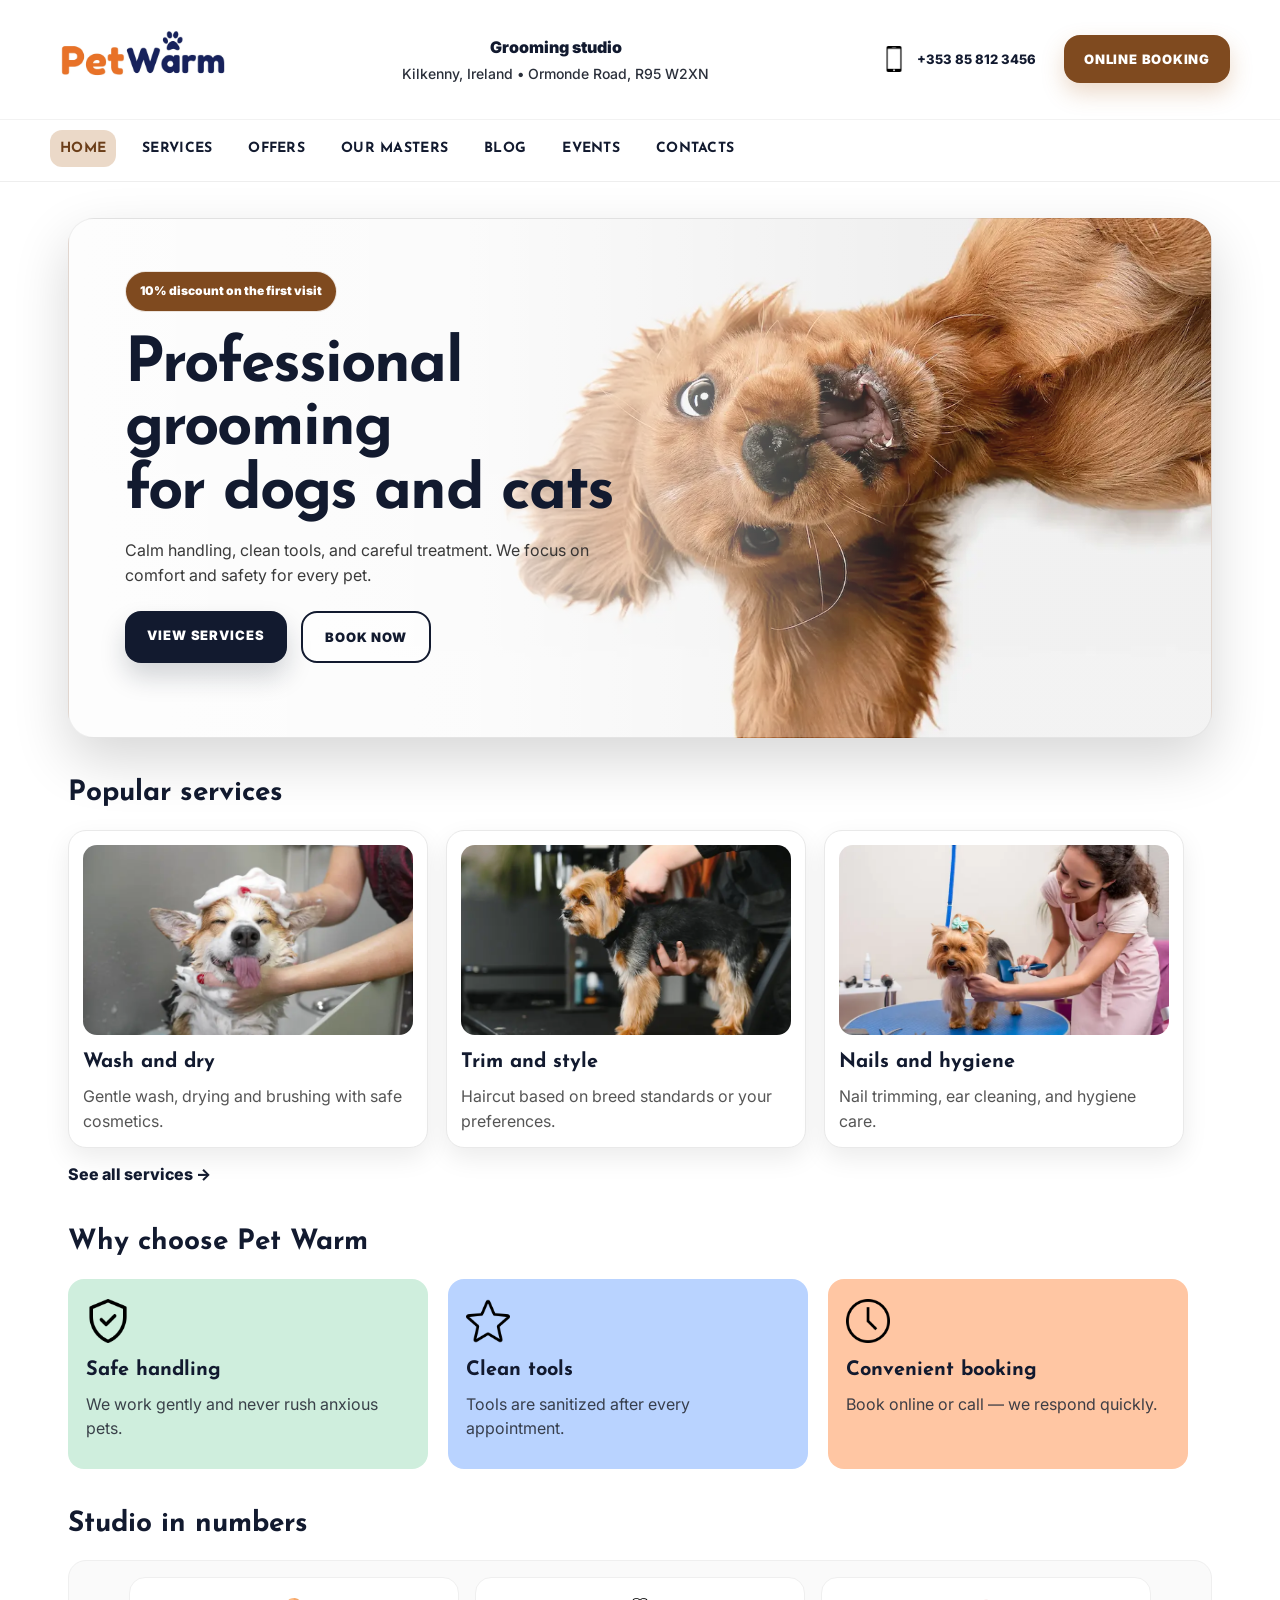
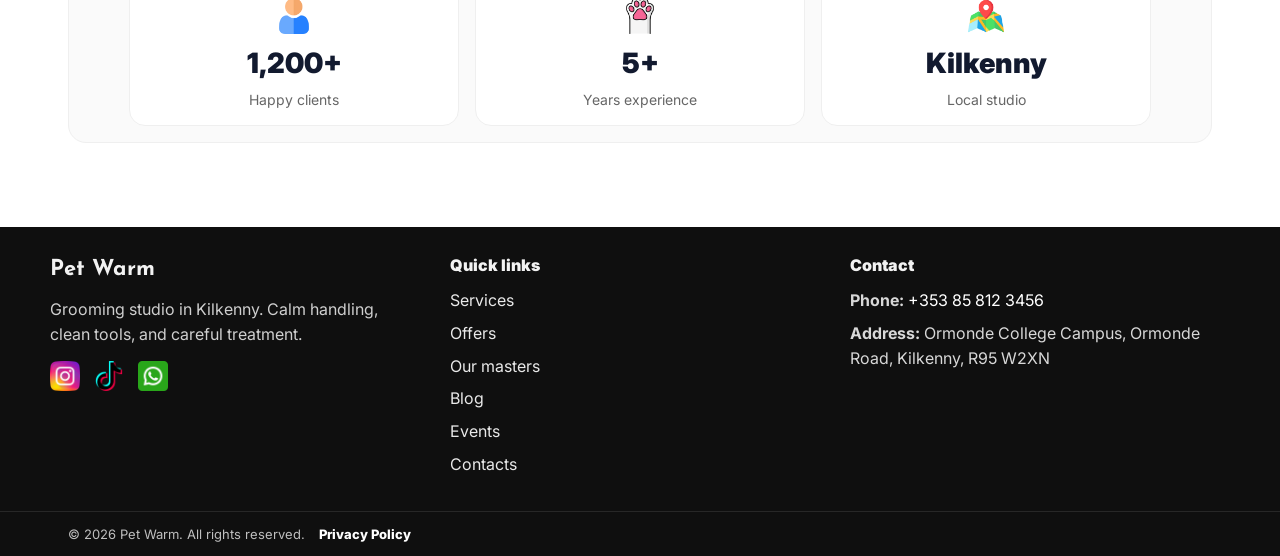
<file: index.html>
<!doctype html>
<html lang="en">
<head>
  <!-- FONTS -->
  <link rel="preconnect" href="https://fonts.googleapis.com">
  <link rel="preconnect" href="https://fonts.gstatic.com" crossorigin>
  <link href="https://fonts.googleapis.com/css2?family=Inter:opsz,wght@14..32,100..900&family=Josefin+Sans:wght@100..700&display=swap" rel="stylesheet">

  <link rel="icon" href="img/logo/favicon.png">
  <link rel="preload" as="image" href="img/banners/hero-dog.webp">

  <meta name="description" content="Pet Warm is a professional grooming studio in Kilkenny offering dog and cat grooming, nail care, coat treatment and easy online booking.">
  <meta charset="UTF-8" />
  <meta name="viewport" content="width=device-width, initial-scale=1.0" />
  <title>Pet Warm Grooming</title>

  <link rel="stylesheet" href="css/style.css" />
</head>

<body>

  <!-- == HEADER == -->
  <header class="site-header">

    <!-- TOP BAR -->
    <div class="topbar">
      <div class="container topbar-inner">

        <!-- BRAND -->
        <a class="brand" href="index.html" aria-label="Go to home page">
          <img class="brand-logo" src="img/logo/pet.webp" alt="Grooming logo" width="180" height="60">
        </a>

        <!-- CENTER META -->
        <div class="topbar-center">
          <div class="meta">
            <div class="meta-title">Grooming studio</div>
            <p class="meta-address">Kilkenny, Ireland • Ormonde Road, R95 W2XN</p>
          </div>
        </div>

        <!-- RIGHT -->
        <div class="topbar-right">
          <a class="top-phone" href="tel:+353858123456">
            <img class="phone-icon" src="img/icons/smartphone-call.webp" alt="Phone icon" width="26" height="26">
            +353 85 812 3456
          </a>
          <a class="cta" href="contact.html">Online booking</a>
        </div>

      </div>
    </div>

    <!-- NAV -->
    <div class="navwrap">
      <div class="container nav-inner">
        <nav class="nav" aria-label="Main navigation">
          <ul class="nav-list">

            <li><a class="nav-link active" aria-current="page" href="index.html">Home</a></li>

            <li class="has-sub">
              <a class="nav-link" href="services.html">Services</a>
              <ul class="submenu" aria-label="Services submenu">
                <li><a href="services-dogs.html">Dogs</a></li>
                <li><a href="services-cats.html">Cats</a></li>
              </ul>
            </li>

            <li><a class="nav-link" href="offers.html">Offers</a></li>
            <li><a class="nav-link" href="masters.html">Our masters</a></li>
            <li><a class="nav-link" href="blog.html">Blog</a></li>
            <li><a class="nav-link" href="events.html">Events</a></li>
            <li><a class="nav-link" href="contact.html">Contacts</a></li>

          </ul>
        </nav>
      </div>
    </div>

  </header>

  <!-- == PAGE == -->
  <main class="page">
    <div class="container">

      <!-- HERO -->
      <section class="hero" aria-label="Home hero">
        <div class="hero-card hero-bg">
          <div class="hero-content">
            <span class="hero-badge">10% discount on the first visit</span>
            <h1 class="hero-title">Professional grooming<br>for dogs and cats</h1>
            <p class="hero-desc">
              Calm handling, clean tools, and careful treatment. We focus on comfort and safety for every pet.
            </p>

            <div class="hero-actions">
              <a class="btn btn-primary" href="services.html">View services</a>
              <a class="btn btn-outline" href="contact.html">Book now</a>
            </div>
          </div>
        </div>
      </section>

      <!-- SERVICES CARDS -->
      <section class="section" aria-label="Popular services">
        <h2 class="section-title">Popular services</h2>

        <div class="cards-row">
          <article class="service-card">
            <img class="service-img" src="img/products/grooming-wash.webp" alt="Wash and dry service" width="578" height="385" loading="lazy" decoding="async">
            <h3 class="service-title">Wash and dry</h3>
            <p class="service-text">Gentle wash, drying and brushing with safe cosmetics.</p>
          </article>

          <article class="service-card">
            <img class="service-img" src="img/products/grooming-cut.webp" alt="Trim and style service" width="578" height="385" loading="lazy" decoding="async">
            <h3 class="service-title">Trim and style</h3>
            <p class="service-text">Haircut based on breed standards or your preferences.</p>
          </article>

          <article class="service-card">
            <img class="service-img" src="img/products/grooming-dry.webp" alt="Nails and hygiene service" width="578" height="385" loading="lazy" decoding="async">
            <h3 class="service-title">Nails and hygiene</h3>
            <p class="service-text">Nail trimming, ear cleaning, and hygiene care.</p>
          </article>
        </div>

        <p class="section-link"><a href="services.html">See all services →</a></p>
      </section>

      <!-- WHY -->
      <section class="section" aria-label="Why choose us">
        <h2 class="section-title">Why choose Pet Warm</h2>

        <div class="features-row">
          <div class="feature feature-green">
            <img class="feature-icon" src="img/icons/shield.webp" alt="Shield icon" width="44" height="44" loading="lazy" decoding="async">
            <h3 class="feature-title">Safe handling</h3>
            <p class="feature-text">We work gently and never rush anxious pets.</p>
          </div>

          <div class="feature feature-blue">
            <img class="feature-icon" src="img/icons/star.webp" alt="Star icon" width="44" height="44" loading="lazy" decoding="async">
            <h3 class="feature-title">Clean tools</h3>
            <p class="feature-text">Tools are sanitized after every appointment.</p>
          </div>

          <div class="feature feature-orange">
            <img class="feature-icon" src="img/icons/clock.webp" alt="Clock icon" width="44" height="44" loading="lazy" decoding="async">
            <h3 class="feature-title">Convenient booking</h3>
            <p class="feature-text">Book online or call — we respond quickly.</p>
          </div>
        </div>
      </section>

      <!-- STATS -->
      <section class="section" aria-label="Studio stats">
        <h2 class="section-title">Studio in numbers</h2>

        <div class="stats">
          <div class="stats-row">

            <div class="stat">
              <img class="stat-icon" src="img/icons/users.webp" alt="Users icon" width="36" height="36" loading="lazy" decoding="async">
              <div class="stat-number">1,200+</div>
              <div class="stat-label">Happy clients</div>
            </div>

            <div class="stat">
              <img class="stat-icon" src="img/icons/paw.webp" alt="Paw icon" width="36" height="36" loading="lazy" decoding="async">
              <div class="stat-number">5+</div>
              <div class="stat-label">Years experience</div>
            </div>

            <div class="stat">
              <img class="stat-icon" src="img/icons/map.webp" alt="Map icon" width="36" height="36" loading="lazy" decoding="async">
              <div class="stat-number">Kilkenny</div>
              <div class="stat-label">Local studio</div>
            </div>

          </div>
        </div>
      </section>

    </div>
  </main>

  <!-- == FOOTER == -->
  <footer class="footer">
    <div class="container footer-inner">

      <div class="footer-col">
        <div class="footer-brand">Pet Warm</div>
        <p class="footer-text">
          Grooming studio in Kilkenny. Calm handling, clean tools, and careful treatment.
        </p>

        <div class="social">
          <a class="social-link" href="https://www.instagram.com/" aria-label="Instagram" target="_blank" rel="noopener noreferrer">
            <img src="img/social-media/instagram.webp" alt="Instagram icon" width="30" height="30" loading="lazy" decoding="async">
          </a>
          <a class="social-link" href="https://www.tiktok.com/" aria-label="TikTok" target="_blank" rel="noopener noreferrer">
            <img src="img/social-media/tiktok.webp" alt="TikTok icon" width="30" height="30" loading="lazy" decoding="async">
          </a>
          <a class="social-link" href="https://www.whatsapp.com/" aria-label="WhatsApp" target="_blank" rel="noopener noreferrer">
            <img src="img/social-media/whatsapp.webp" alt="WhatsApp icon" width="30" height="30" loading="lazy" decoding="async">
          </a>
        </div>
      </div>

      <div class="footer-col">
        <div class="footer-title">Quick links</div>
        <ul class="footer-links">
          <li><a href="services.html">Services</a></li>
          <li><a href="offers.html">Offers</a></li>
          <li><a href="masters.html">Our masters</a></li>
          <li><a href="blog.html">Blog</a></li>
          <li><a href="events.html">Events</a></li>
          <li><a href="contact.html">Contacts</a></li>
        </ul>
      </div>

      <div class="footer-col">
        <div class="footer-title">Contact</div>
        <p class="footer-line"><strong>Phone:</strong> <a href="tel:+353858123456">+353 85 812 3456</a></p>
        <p class="footer-line"><strong>Address:</strong> Ormonde College Campus, Ormonde Road, Kilkenny, R95 W2XN</p>
      </div>

    </div>

    <div class="footer-bottom">
      <div class="container footer-bottom-inner">
        <p>
          © 2026 Pet Warm. All rights reserved.
          <a class="footer-policy" href="privacy-policy/company-privacy-policy.pdf" target="_blank" rel="noopener">Privacy Policy</a>
        </p>
      </div>
    </div>
  </footer>

</body>
</html>
</file>
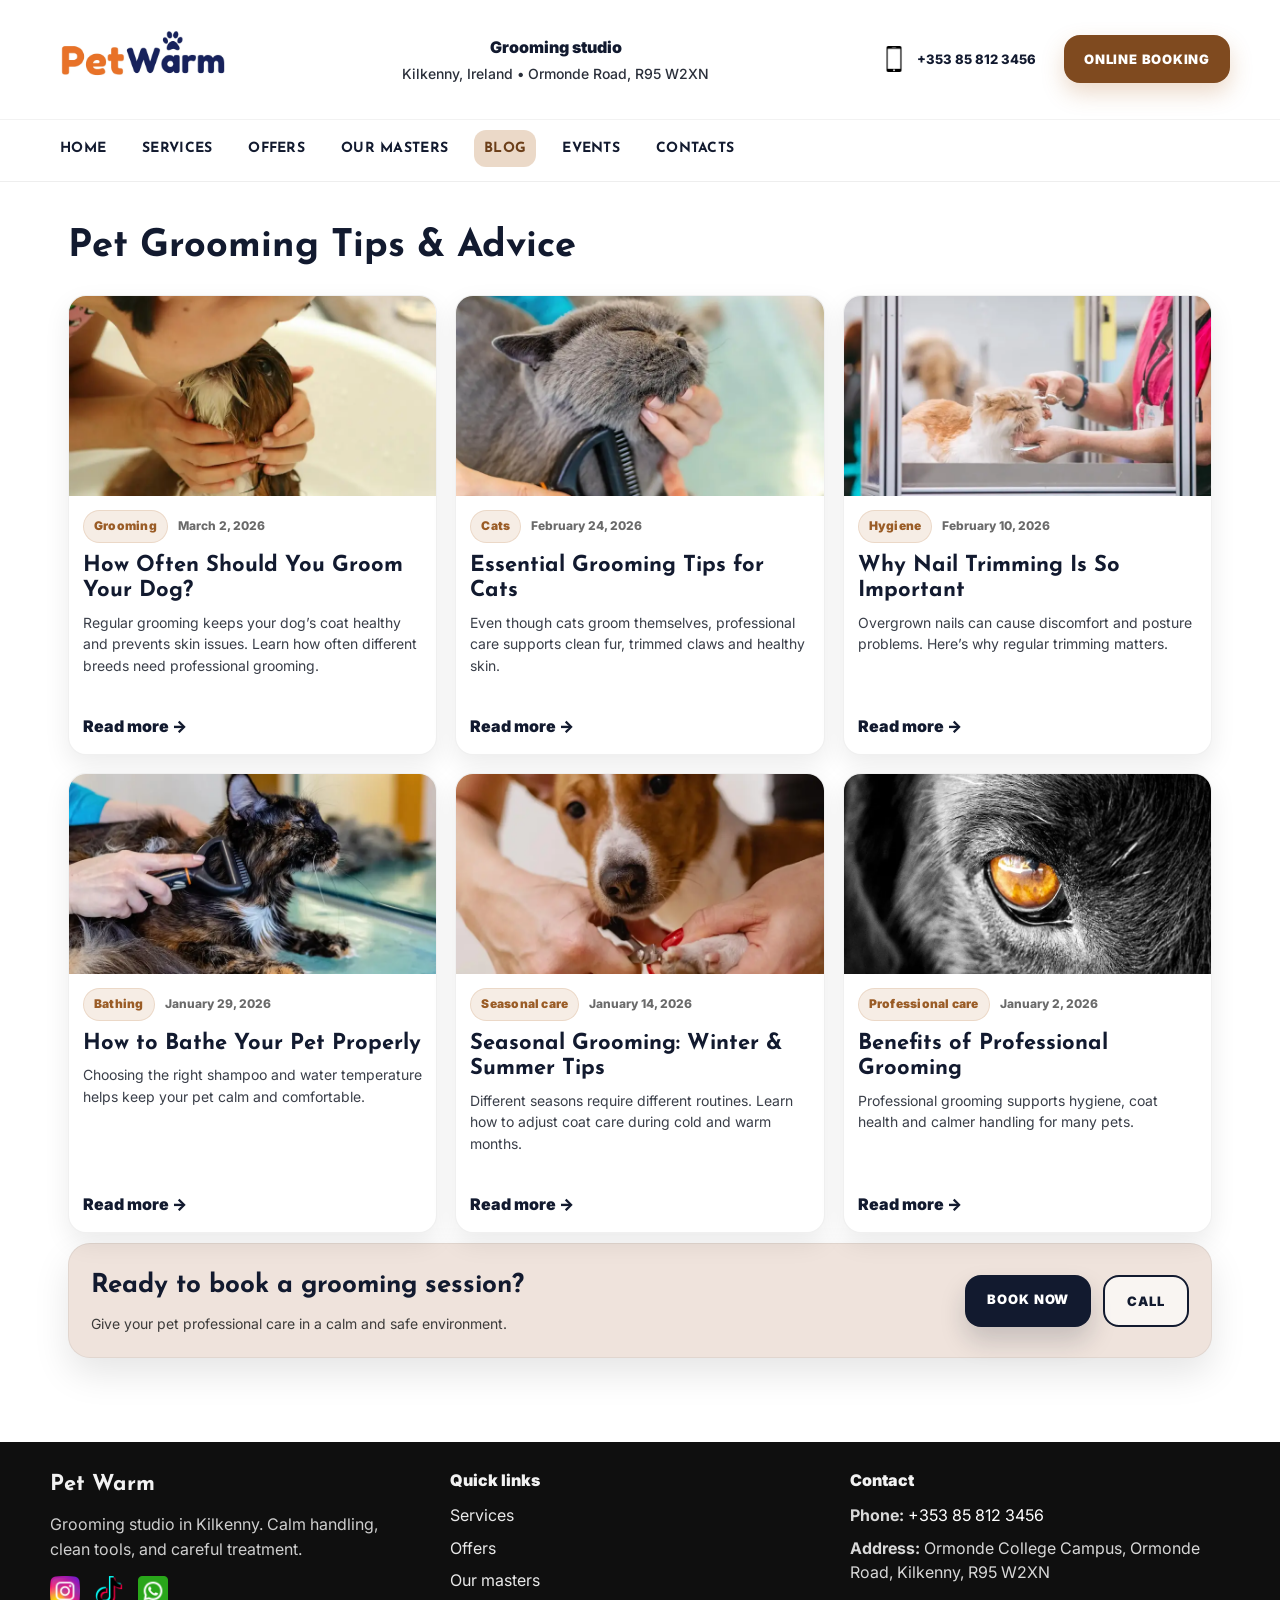
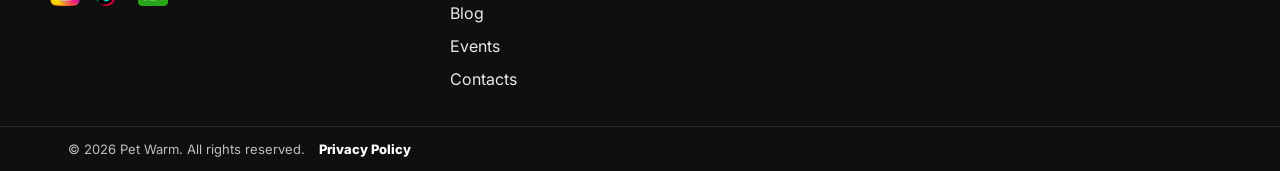
<file: blog.html>
<!doctype html>
<html lang="en">
<head>
  <!-- FONTS -->
  <link rel="preconnect" href="https://fonts.googleapis.com">
  <link rel="preconnect" href="https://fonts.gstatic.com" crossorigin>
  <link href="https://fonts.googleapis.com/css2?family=Inter:opsz,wght@14..32,100..900&family=Josefin+Sans:wght@100..700&display=swap" rel="stylesheet">

  <link rel="icon" href="img/logo/favicon.png">
  <meta name="description" content="Professional grooming tips, pet care advice and hygiene recommendations from Pet Warm grooming studio in Kilkenny.">

  <meta charset="UTF-8" />
  <meta name="viewport" content="width=device-width, initial-scale=1.0" />
  <title>Blog – Pet Warm Grooming</title>

  <link rel="stylesheet" href="css/style.css" />
  <link rel="stylesheet" href="css/blog.css" />
</head>

<body>

  <header class="site-header">

    <div class="topbar">
      <div class="container topbar-inner">

        <a class="brand" href="index.html" aria-label="Go to home page">
          <img class="brand-logo" src="img/logo/pet.webp" alt="Grooming logo" width="180" height="60">
        </a>

        <div class="topbar-center">
          <div class="meta">
            <div class="meta-title">Grooming studio</div>
            <p class="meta-address">Kilkenny, Ireland • Ormonde Road, R95 W2XN</p>
          </div>
        </div>

        <div class="topbar-right">
          <a class="top-phone" href="tel:+353858123456">
            <img class="phone-icon" src="img/icons/smartphone-call.webp" alt="Phone icon" width="26" height="26">
            +353 85 812 3456
          </a>
          <a class="cta" href="contact.html">Online booking</a>
        </div>

      </div>
    </div>

    <div class="navwrap">
      <div class="container nav-inner">
        <nav class="nav" aria-label="Main navigation">
          <ul class="nav-list">

            <li><a class="nav-link" href="index.html">Home</a></li>

            <li class="has-sub">
              <a class="nav-link" href="services.html">Services</a>
              <ul class="submenu" aria-label="Services submenu">
                <li><a href="services-dogs.html">Dogs</a></li>
                <li><a href="services-cats.html">Cats</a></li>
              </ul>
            </li>

            <li><a class="nav-link" href="offers.html">Offers</a></li>
            <li><a class="nav-link" href="masters.html">Our masters</a></li>
            <li><a class="nav-link active" aria-current="page" href="blog.html">Blog</a></li>
            <li><a class="nav-link" href="events.html">Events</a></li>
            <li><a class="nav-link" href="contact.html">Contacts</a></li>

          </ul>
        </nav>
      </div>
    </div>

  </header>

  <main class="page">
    <div class="container">

      <div class="blog-head">
        <h1 class="blog-title">Pet Grooming Tips & Advice</h1>
      </div>

      <div class="blog-grid">

        <article class="post-card">
          <a class="post-link" href="#">
            <img class="post-img" src="img/blog/blog-1.webp" alt="How often should you groom your dog" width="600" height="400" loading="lazy" decoding="async">
          </a>
          <div class="post-body">
            <div class="post-meta">
              <span class="post-tag">Grooming</span>
              <span class="post-date">March 2, 2026</span>
            </div>
            <h2 class="post-title"><a class="post-title-link" href="#">How Often Should You Groom Your Dog?</a></h2>
            <p class="post-excerpt">Regular grooming keeps your dog’s coat healthy and prevents skin issues. Learn how often different breeds need professional grooming.</p>
            <a class="post-read" href="#">Read more →</a>
          </div>
        </article>

        <article class="post-card">
          <a class="post-link" href="#">
            <img class="post-img" src="img/blog/blog-2.webp" alt="Cat grooming guide" width="600" height="400" loading="lazy" decoding="async">
          </a>
          <div class="post-body">
            <div class="post-meta">
              <span class="post-tag">Cats</span>
              <span class="post-date">February 24, 2026</span>
            </div>
            <h2 class="post-title"><a class="post-title-link" href="#">Essential Grooming Tips for Cats</a></h2>
            <p class="post-excerpt">Even though cats groom themselves, professional care supports clean fur, trimmed claws and healthy skin.</p>
            <a class="post-read" href="#">Read more →</a>
          </div>
        </article>

        <article class="post-card">
          <a class="post-link" href="#">
            <img class="post-img" src="img/blog/blog-3.webp" alt="Nail trimming for pets" width="600" height="400" loading="lazy" decoding="async">
          </a>
          <div class="post-body">
            <div class="post-meta">
              <span class="post-tag">Hygiene</span>
              <span class="post-date">February 10, 2026</span>
            </div>
            <h2 class="post-title"><a class="post-title-link" href="#">Why Nail Trimming Is So Important</a></h2>
            <p class="post-excerpt">Overgrown nails can cause discomfort and posture problems. Here’s why regular trimming matters.</p>
            <a class="post-read" href="#">Read more →</a>
          </div>
        </article>

        <article class="post-card">
          <a class="post-link" href="#">
            <img class="post-img" src="img/blog/blog-4.webp" alt="Bathing your pet properly" width="600" height="400" loading="lazy" decoding="async">
          </a>
          <div class="post-body">
            <div class="post-meta">
              <span class="post-tag">Bathing</span>
              <span class="post-date">January 29, 2026</span>
            </div>
            <h2 class="post-title"><a class="post-title-link" href="#">How to Bathe Your Pet Properly</a></h2>
            <p class="post-excerpt">Choosing the right shampoo and water temperature helps keep your pet calm and comfortable.</p>
            <a class="post-read" href="#">Read more →</a>
          </div>
        </article>

        <article class="post-card">
          <a class="post-link" href="#">
            <img class="post-img" src="img/blog/blog-5.webp" alt="Seasonal grooming advice" width="600" height="400" loading="lazy" decoding="async">
          </a>
          <div class="post-body">
            <div class="post-meta">
              <span class="post-tag">Seasonal care</span>
              <span class="post-date">January 14, 2026</span>
            </div>
            <h2 class="post-title"><a class="post-title-link" href="#">Seasonal Grooming: Winter & Summer Tips</a></h2>
            <p class="post-excerpt">Different seasons require different routines. Learn how to adjust coat care during cold and warm months.</p>
            <a class="post-read" href="#">Read more →</a>
          </div>
        </article>

        <article class="post-card">
          <a class="post-link" href="#">
            <img class="post-img" src="img/blog/blog-6.webp" alt="Professional grooming benefits" width="600" height="400" loading="lazy" decoding="async">
          </a>
          <div class="post-body">
            <div class="post-meta">
              <span class="post-tag">Professional care</span>
              <span class="post-date">January 2, 2026</span>
            </div>
            <h2 class="post-title"><a class="post-title-link" href="#">Benefits of Professional Grooming</a></h2>
            <p class="post-excerpt">Professional grooming supports hygiene, coat health and calmer handling for many pets.</p>
            <a class="post-read" href="#">Read more →</a>
          </div>
        </article>

      </div>

      <section class="blog-cta" aria-label="Blog CTA">
        <div class="blog-cta-inner">
          <div>
            <h2 class="blog-cta-title">Ready to book a grooming session?</h2>
            <p class="blog-cta-desc">Give your pet professional care in a calm and safe environment.</p>
          </div>
          <div class="blog-cta-actions">
            <a class="btn btn-primary" href="contact.html">Book now</a>
            <a class="btn btn-outline" href="tel:+353858123456">Call</a>
          </div>
        </div>
      </section>

    </div>
  </main>

  <footer class="footer">
    <div class="container footer-inner">

      <div class="footer-col">
        <div class="footer-brand">Pet Warm</div>
        <p class="footer-text">Grooming studio in Kilkenny. Calm handling, clean tools, and careful treatment.</p>

        <div class="social">
          <a class="social-link" href="https://www.instagram.com/" aria-label="Instagram" target="_blank" rel="noopener noreferrer">
            <img src="img/social-media/instagram.webp" alt="Instagram icon" width="30" height="30" loading="lazy" decoding="async">
          </a>
          <a class="social-link" href="https://www.tiktok.com/" aria-label="TikTok" target="_blank" rel="noopener noreferrer">
            <img src="img/social-media/tiktok.webp" alt="TikTok icon" width="30" height="30" loading="lazy" decoding="async">
          </a>
          <a class="social-link" href="https://www.whatsapp.com/" aria-label="WhatsApp" target="_blank" rel="noopener noreferrer">
            <img src="img/social-media/whatsapp.webp" alt="WhatsApp icon" width="30" height="30" loading="lazy" decoding="async">
          </a>
        </div>
      </div>

      <div class="footer-col">
        <div class="footer-title">Quick links</div>
        <ul class="footer-links">
          <li><a href="services.html">Services</a></li>
          <li><a href="offers.html">Offers</a></li>
          <li><a href="masters.html">Our masters</a></li>
          <li><a href="blog.html">Blog</a></li>
          <li><a href="events.html">Events</a></li>
          <li><a href="contact.html">Contacts</a></li>
        </ul>
      </div>

      <div class="footer-col">
        <div class="footer-title">Contact</div>
        <p class="footer-line"><strong>Phone:</strong> <a href="tel:+353858123456">+353 85 812 3456</a></p>
        <p class="footer-line"><strong>Address:</strong> Ormonde College Campus, Ormonde Road, Kilkenny, R95 W2XN</p>
      </div>

    </div>

    <div class="footer-bottom">
      <div class="container footer-bottom-inner">
        <p>
          © 2026 Pet Warm. All rights reserved.
          <a class="footer-policy" href="privacy-policy/company-privacy-policy.pdf" target="_blank" rel="noopener">Privacy Policy</a>
        </p>
      </div>
    </div>
  </footer>

</body>
</html>
</file>
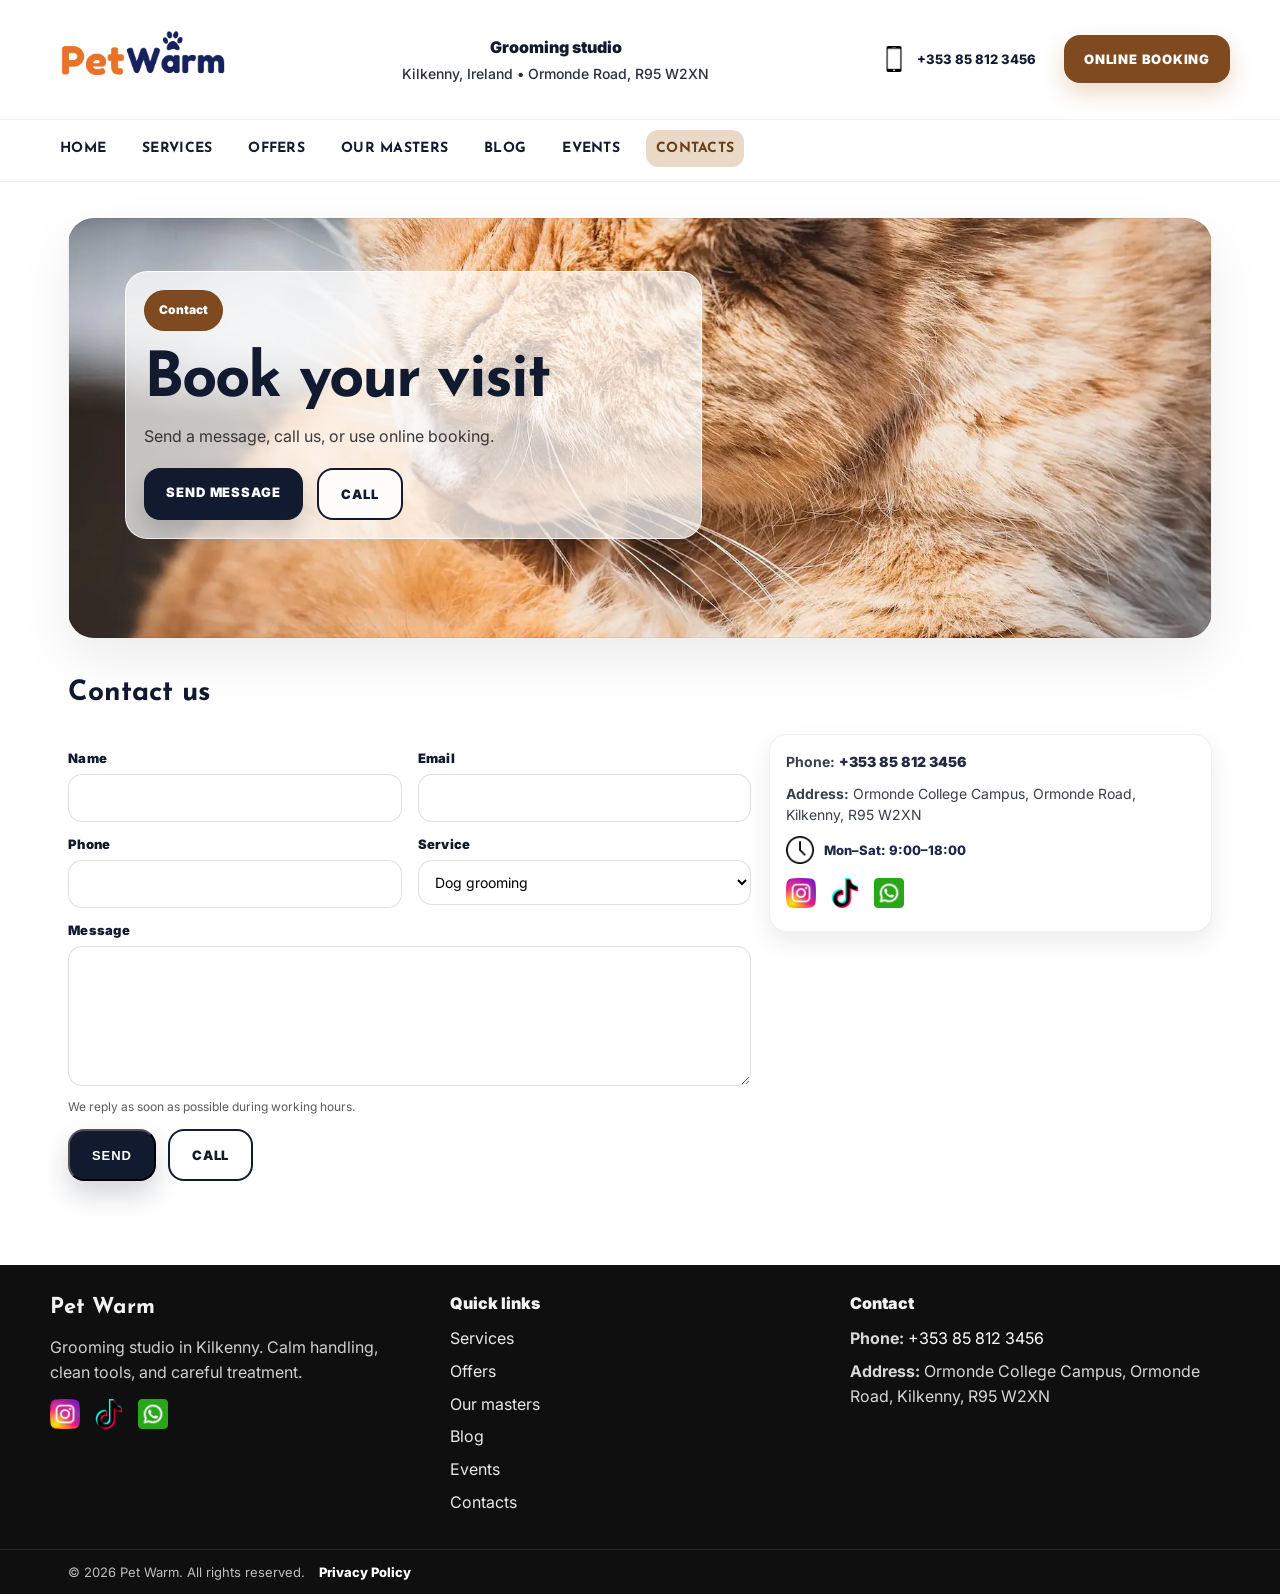
<file: contact.html>
<!doctype html>
<html lang="en">
<head>
  <!-- FONTS -->
  <link rel="preconnect" href="https://fonts.googleapis.com">
  <link rel="preconnect" href="https://fonts.gstatic.com" crossorigin>
  <link href="https://fonts.googleapis.com/css2?family=Inter:opsz,wght@14..32,100..900&family=Josefin+Sans:wght@100..700&display=swap" rel="stylesheet">

  <link rel="icon" href="img/logo/favicon.png">
  <meta name="description" content="Contact Pet Warm grooming studio in Kilkenny. Book online or call us for dog and cat grooming appointments.">

  <meta charset="UTF-8" />
  <meta name="viewport" content="width=device-width, initial-scale=1.0" />
  <title>Contacts – Pet Warm Grooming</title>

  <link rel="stylesheet" href="css/style.css" />
  <link rel="stylesheet" href="css/contact.css" />
</head>

<body>

  <header class="site-header">

    <div class="topbar">
      <div class="container topbar-inner">

        <a class="brand" href="index.html" aria-label="Go to home page">
          <img class="brand-logo" src="img/logo/pet.webp" alt="Grooming logo" width="180" height="60">
        </a>

        <div class="topbar-center">
          <div class="meta">
            <div class="meta-title">Grooming studio</div>
            <p class="meta-address">Kilkenny, Ireland • Ormonde Road, R95 W2XN</p>
          </div>
        </div>

        <div class="topbar-right">
          <a class="top-phone" href="tel:+353858123456">
            <img class="phone-icon" src="img/icons/smartphone-call.webp" alt="Phone icon" width="26" height="26">
            +353 85 812 3456
          </a>
          <a class="cta" href="contact.html">Online booking</a>
        </div>

      </div>
    </div>

    <div class="navwrap">
      <div class="container nav-inner">
        <nav class="nav" aria-label="Main navigation">
          <ul class="nav-list">

            <li><a class="nav-link" href="index.html">Home</a></li>

            <li class="has-sub">
              <a class="nav-link" href="services.html">Services</a>
              <ul class="submenu" aria-label="Services submenu">
                <li><a href="services-dogs.html">Dogs</a></li>
                <li><a href="services-cats.html">Cats</a></li>
              </ul>
            </li>

            <li><a class="nav-link" href="offers.html">Offers</a></li>
            <li><a class="nav-link" href="masters.html">Our masters</a></li>
            <li><a class="nav-link" href="blog.html">Blog</a></li>
            <li><a class="nav-link" href="events.html">Events</a></li>
            <li><a class="nav-link active" aria-current="page" href="contact.html">Contacts</a></li>

          </ul>
        </nav>
      </div>
    </div>

  </header>

  <main class="page">
    <div class="container">

      <section class="contact-page-hero" aria-label="Contact hero">
        <div class="contact-hero-card contact-hero-bg">
          <div class="contact-hero-content">
            <span class="contact-hero-badge">Contact</span>
            <h1 class="contact-hero-title">Book your visit</h1>
            <p class="contact-hero-desc">Send a message, call us, or use online booking.</p>

            <div class="contact-hero-actions">
              <a class="btn btn-primary" href="#form">Send message</a>
              <a class="btn btn-outline" href="tel:+353858123456">Call</a>
            </div>
          </div>
        </div>
      </section>

      <section class="section" id="form" aria-label="Contact form and details">
        <h2 class="section-title">Contact us</h2>

        <div class="contact-layout">

          <div class="contact-left">
            <form class="form" action="thankyou.html" method="get">
              <div class="form-grid">
                <div class="form-col">
                  <div class="field">
                    <label class="label" for="name">Name</label>
                    <input class="input" id="name" name="name" type="text" required>
                  </div>

                  <div class="field">
                    <label class="label" for="phone">Phone</label>
                    <input class="input" id="phone" name="phone" type="tel" required>
                  </div>
                </div>

                <div class="form-col">
                  <div class="field">
                    <label class="label" for="email">Email</label>
                    <input class="input" id="email" name="email" type="email" required>
                  </div>

                  <div class="field">
                    <label class="label" for="service">Service</label>
                    <select class="select" id="service" name="service">
                      <option>Dog grooming</option>
                      <option>Cat grooming</option>
                      <option>Wash & dry</option>
                      <option>Hygiene care</option>
                    </select>
                  </div>
                </div>
              </div>

              <div class="field">
                <label class="label" for="msg">Message</label>
                <textarea class="textarea" id="msg" name="msg" required></textarea>
                <div class="help">We reply as soon as possible during working hours.</div>
              </div>

              <div class="contact-actions">
                <button class="btn btn-primary" type="submit">Send</button>
                <a class="btn btn-outline" href="tel:+353858123456">Call</a>
              </div>
            </form>
          </div>

          <aside class="contact-right" aria-label="Contact details">
            <div class="contact-card">
              <p class="contact-line"><strong>Phone:</strong> <a href="tel:+353858123456">+353 85 812 3456</a></p>
              <p class="contact-line"><strong>Address:</strong> Ormonde College Campus, Ormonde Road, Kilkenny, R95 W2XN</p>

              <div class="contact-mini">
                <img class="contact-icon" src="img/icons/clock.webp" alt="Clock icon" loading="lazy" decoding="async">
                <span>Mon–Sat: 9:00–18:00</span>
              </div>

              <div class="contact-social social">
                <a class="social-link" href="https://www.instagram.com/" aria-label="Instagram" target="_blank" rel="noopener noreferrer">
                  <img src="img/social-media/instagram.webp" alt="Instagram icon" width="30" height="30" loading="lazy" decoding="async">
                </a>
                <a class="social-link" href="https://www.tiktok.com/" aria-label="TikTok" target="_blank" rel="noopener noreferrer">
                  <img src="img/social-media/tiktok.webp" alt="TikTok icon" width="30" height="30" loading="lazy" decoding="async">
                </a>
                <a class="social-link" href="https://www.whatsapp.com/" aria-label="WhatsApp" target="_blank" rel="noopener noreferrer">
                  <img src="img/social-media/whatsapp.webp" alt="WhatsApp icon" width="30" height="30" loading="lazy" decoding="async">
                </a>
              </div>

            </div>
          </aside>

        </div>
      </section>

    </div>
  </main>

  <footer class="footer">
    <div class="container footer-inner">

      <div class="footer-col">
        <div class="footer-brand">Pet Warm</div>
        <p class="footer-text">Grooming studio in Kilkenny. Calm handling, clean tools, and careful treatment.</p>

        <div class="social">
          <a class="social-link" href="https://www.instagram.com/" aria-label="Instagram" target="_blank" rel="noopener noreferrer">
            <img src="img/social-media/instagram.webp" alt="Instagram icon" width="30" height="30" loading="lazy" decoding="async">
          </a>
          <a class="social-link" href="https://www.tiktok.com/" aria-label="TikTok" target="_blank" rel="noopener noreferrer">
            <img src="img/social-media/tiktok.webp" alt="TikTok icon" width="30" height="30" loading="lazy" decoding="async">
          </a>
          <a class="social-link" href="https://www.whatsapp.com/" aria-label="WhatsApp" target="_blank" rel="noopener noreferrer">
            <img src="img/social-media/whatsapp.webp" alt="WhatsApp icon" width="30" height="30" loading="lazy" decoding="async">
          </a>
        </div>
      </div>

      <div class="footer-col">
        <div class="footer-title">Quick links</div>
        <ul class="footer-links">
          <li><a href="services.html">Services</a></li>
          <li><a href="offers.html">Offers</a></li>
          <li><a href="masters.html">Our masters</a></li>
          <li><a href="blog.html">Blog</a></li>
          <li><a href="events.html">Events</a></li>
          <li><a href="contact.html">Contacts</a></li>
        </ul>
      </div>

      <div class="footer-col">
        <div class="footer-title">Contact</div>
        <p class="footer-line"><strong>Phone:</strong> <a href="tel:+353858123456">+353 85 812 3456</a></p>
        <p class="footer-line"><strong>Address:</strong> Ormonde College Campus, Ormonde Road, Kilkenny, R95 W2XN</p>
      </div>

    </div>

    <div class="footer-bottom">
      <div class="container footer-bottom-inner">
        <p>
          © 2026 Pet Warm. All rights reserved.
          <a class="footer-policy" href="privacy-policy/company-privacy-policy.pdf" target="_blank" rel="noopener">Privacy Policy</a>
        </p>
      </div>
    </div>
  </footer>

</body>
</html>
</file>
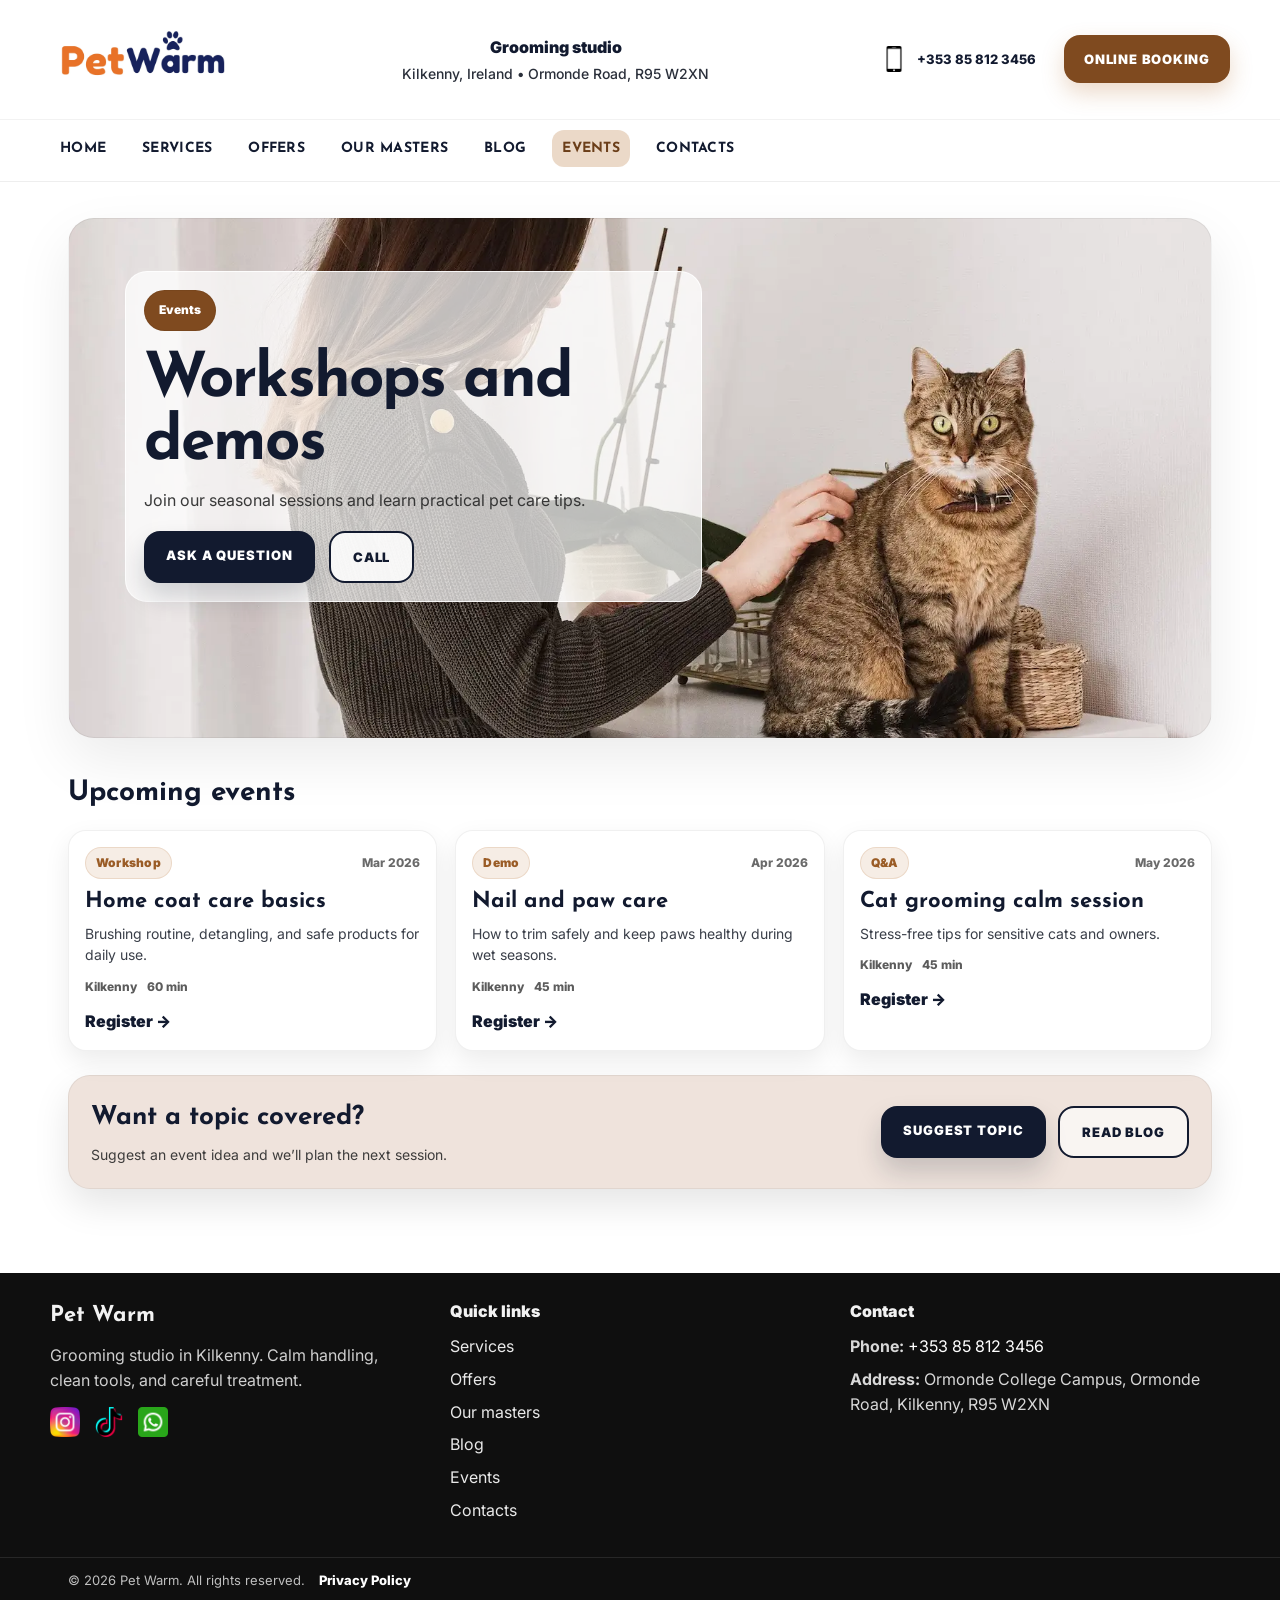
<file: events.html>
<!doctype html>
<html lang="en">
<head>
  <!-- FONTS -->
  <link rel="preconnect" href="https://fonts.googleapis.com">
  <link rel="preconnect" href="https://fonts.gstatic.com" crossorigin>
  <link href="https://fonts.googleapis.com/css2?family=Inter:opsz,wght@14..32,100..900&family=Josefin+Sans:wght@100..700&display=swap" rel="stylesheet">

  <link rel="icon" href="img/logo/favicon.png">
  <meta name="description" content="Workshops, grooming demos and pet care events in Kilkenny. Join Pet Warm for seasonal sessions and practical advice.">

  <meta charset="UTF-8" />
  <meta name="viewport" content="width=device-width, initial-scale=1.0" />
  <title>Events – Pet Warm Grooming</title>

  <link rel="stylesheet" href="css/style.css" />
  <link rel="stylesheet" href="css/events.css" />
</head>

<body>

  <header class="site-header">

    <div class="topbar">
      <div class="container topbar-inner">

        <a class="brand" href="index.html" aria-label="Go to home page">
          <img class="brand-logo" src="img/logo/pet.webp" alt="Grooming logo" width="180" height="60">
        </a>

        <div class="topbar-center">
          <div class="meta">
            <div class="meta-title">Grooming studio</div>
            <p class="meta-address">Kilkenny, Ireland • Ormonde Road, R95 W2XN</p>
          </div>
        </div>

        <div class="topbar-right">
          <a class="top-phone" href="tel:+353858123456">
            <img class="phone-icon" src="img/icons/smartphone-call.webp" alt="Phone icon" width="26" height="26">
            +353 85 812 3456
          </a>
          <a class="cta" href="contact.html">Online booking</a>
        </div>

      </div>
    </div>

    <div class="navwrap">
      <div class="container nav-inner">
        <nav class="nav" aria-label="Main navigation">
          <ul class="nav-list">

            <li><a class="nav-link" href="index.html">Home</a></li>

            <li class="has-sub">
              <a class="nav-link" href="services.html">Services</a>
              <ul class="submenu" aria-label="Services submenu">
                <li><a href="services-dogs.html">Dogs</a></li>
                <li><a href="services-cats.html">Cats</a></li>
              </ul>
            </li>

            <li><a class="nav-link" href="offers.html">Offers</a></li>
            <li><a class="nav-link" href="masters.html">Our masters</a></li>
            <li><a class="nav-link" href="blog.html">Blog</a></li>
            <li><a class="nav-link active" aria-current="page" href="events.html">Events</a></li>
            <li><a class="nav-link" href="contact.html">Contacts</a></li>

          </ul>
        </nav>
      </div>
    </div>

  </header>

  <main class="page">
    <div class="container">

      <section class="events-page-hero" aria-label="Events hero">
        <div class="events-hero-card events-hero-bg">
          <div class="events-hero-content">
            <span class="events-hero-badge">Events</span>
            <h1 class="events-hero-title">Workshops and demos</h1>
            <p class="events-hero-desc">Join our seasonal sessions and learn practical pet care tips.</p>

            <div class="events-hero-actions">
              <a class="btn btn-primary" href="contact.html">Ask a question</a>
              <a class="btn btn-outline" href="tel:+353858123456">Call</a>
            </div>
          </div>
        </div>
      </section>

      <section class="section" aria-label="Events list">
        <h2 class="section-title">Upcoming events</h2>

        <div class="events-grid">

          <article class="event-card">
            <div class="event-top">
              <span class="event-chip">Workshop</span>
              <span class="event-date">Mar 2026</span>
            </div>
            <h3 class="event-title">Home coat care basics</h3>
            <p class="event-text">Brushing routine, detangling, and safe products for daily use.</p>
            <div class="event-meta">
              <span class="event-meta-item">Kilkenny</span>
              <span class="event-meta-item">60 min</span>
            </div>
            <a class="event-link" href="contact.html">Register →</a>
          </article>

          <article class="event-card">
            <div class="event-top">
              <span class="event-chip">Demo</span>
              <span class="event-date">Apr 2026</span>
            </div>
            <h3 class="event-title">Nail and paw care</h3>
            <p class="event-text">How to trim safely and keep paws healthy during wet seasons.</p>
            <div class="event-meta">
              <span class="event-meta-item">Kilkenny</span>
              <span class="event-meta-item">45 min</span>
            </div>
            <a class="event-link" href="contact.html">Register →</a>
          </article>

          <article class="event-card">
            <div class="event-top">
              <span class="event-chip">Q&A</span>
              <span class="event-date">May 2026</span>
            </div>
            <h3 class="event-title">Cat grooming calm session</h3>
            <p class="event-text">Stress-free tips for sensitive cats and owners.</p>
            <div class="event-meta">
              <span class="event-meta-item">Kilkenny</span>
              <span class="event-meta-item">45 min</span>
            </div>
            <a class="event-link" href="contact.html">Register →</a>
          </article>

        </div>
      </section>

      <section class="events-cta" aria-label="Events CTA">
        <div class="events-cta-inner">
          <div>
            <h2 class="events-cta-title">Want a topic covered?</h2>
            <p class="events-cta-desc">Suggest an event idea and we’ll plan the next session.</p>
          </div>
          <div class="events-cta-actions">
            <a class="btn btn-primary" href="contact.html">Suggest topic</a>
            <a class="btn btn-outline" href="blog.html">Read blog</a>
          </div>
        </div>
      </section>

    </div>
  </main>

  <footer class="footer">
    <div class="container footer-inner">

      <div class="footer-col">
        <div class="footer-brand">Pet Warm</div>
        <p class="footer-text">Grooming studio in Kilkenny. Calm handling, clean tools, and careful treatment.</p>

        <div class="social">
          <a class="social-link" href="https://www.instagram.com/" aria-label="Instagram" target="_blank" rel="noopener noreferrer">
            <img src="img/social-media/instagram.webp" alt="Instagram icon" width="30" height="30" loading="lazy" decoding="async">
          </a>
          <a class="social-link" href="https://www.tiktok.com/" aria-label="TikTok" target="_blank" rel="noopener noreferrer">
            <img src="img/social-media/tiktok.webp" alt="TikTok icon" width="30" height="30" loading="lazy" decoding="async">
          </a>
          <a class="social-link" href="https://www.whatsapp.com/" aria-label="WhatsApp" target="_blank" rel="noopener noreferrer">
            <img src="img/social-media/whatsapp.webp" alt="WhatsApp icon" width="30" height="30" loading="lazy" decoding="async">
          </a>
        </div>
      </div>

      <div class="footer-col">
        <div class="footer-title">Quick links</div>
        <ul class="footer-links">
          <li><a href="services.html">Services</a></li>
          <li><a href="offers.html">Offers</a></li>
          <li><a href="masters.html">Our masters</a></li>
          <li><a href="blog.html">Blog</a></li>
          <li><a href="events.html">Events</a></li>
          <li><a href="contact.html">Contacts</a></li>
        </ul>
      </div>

      <div class="footer-col">
        <div class="footer-title">Contact</div>
        <p class="footer-line"><strong>Phone:</strong> <a href="tel:+353858123456">+353 85 812 3456</a></p>
        <p class="footer-line"><strong>Address:</strong> Ormonde College Campus, Ormonde Road, Kilkenny, R95 W2XN</p>
      </div>

    </div>

    <div class="footer-bottom">
      <div class="container footer-bottom-inner">
        <p>
          © 2026 Pet Warm. All rights reserved.
          <a class="footer-policy" href="privacy-policy/company-privacy-policy.pdf" target="_blank" rel="noopener">Privacy Policy</a>
        </p>
      </div>
    </div>
  </footer>

</body>
</html>
</file>
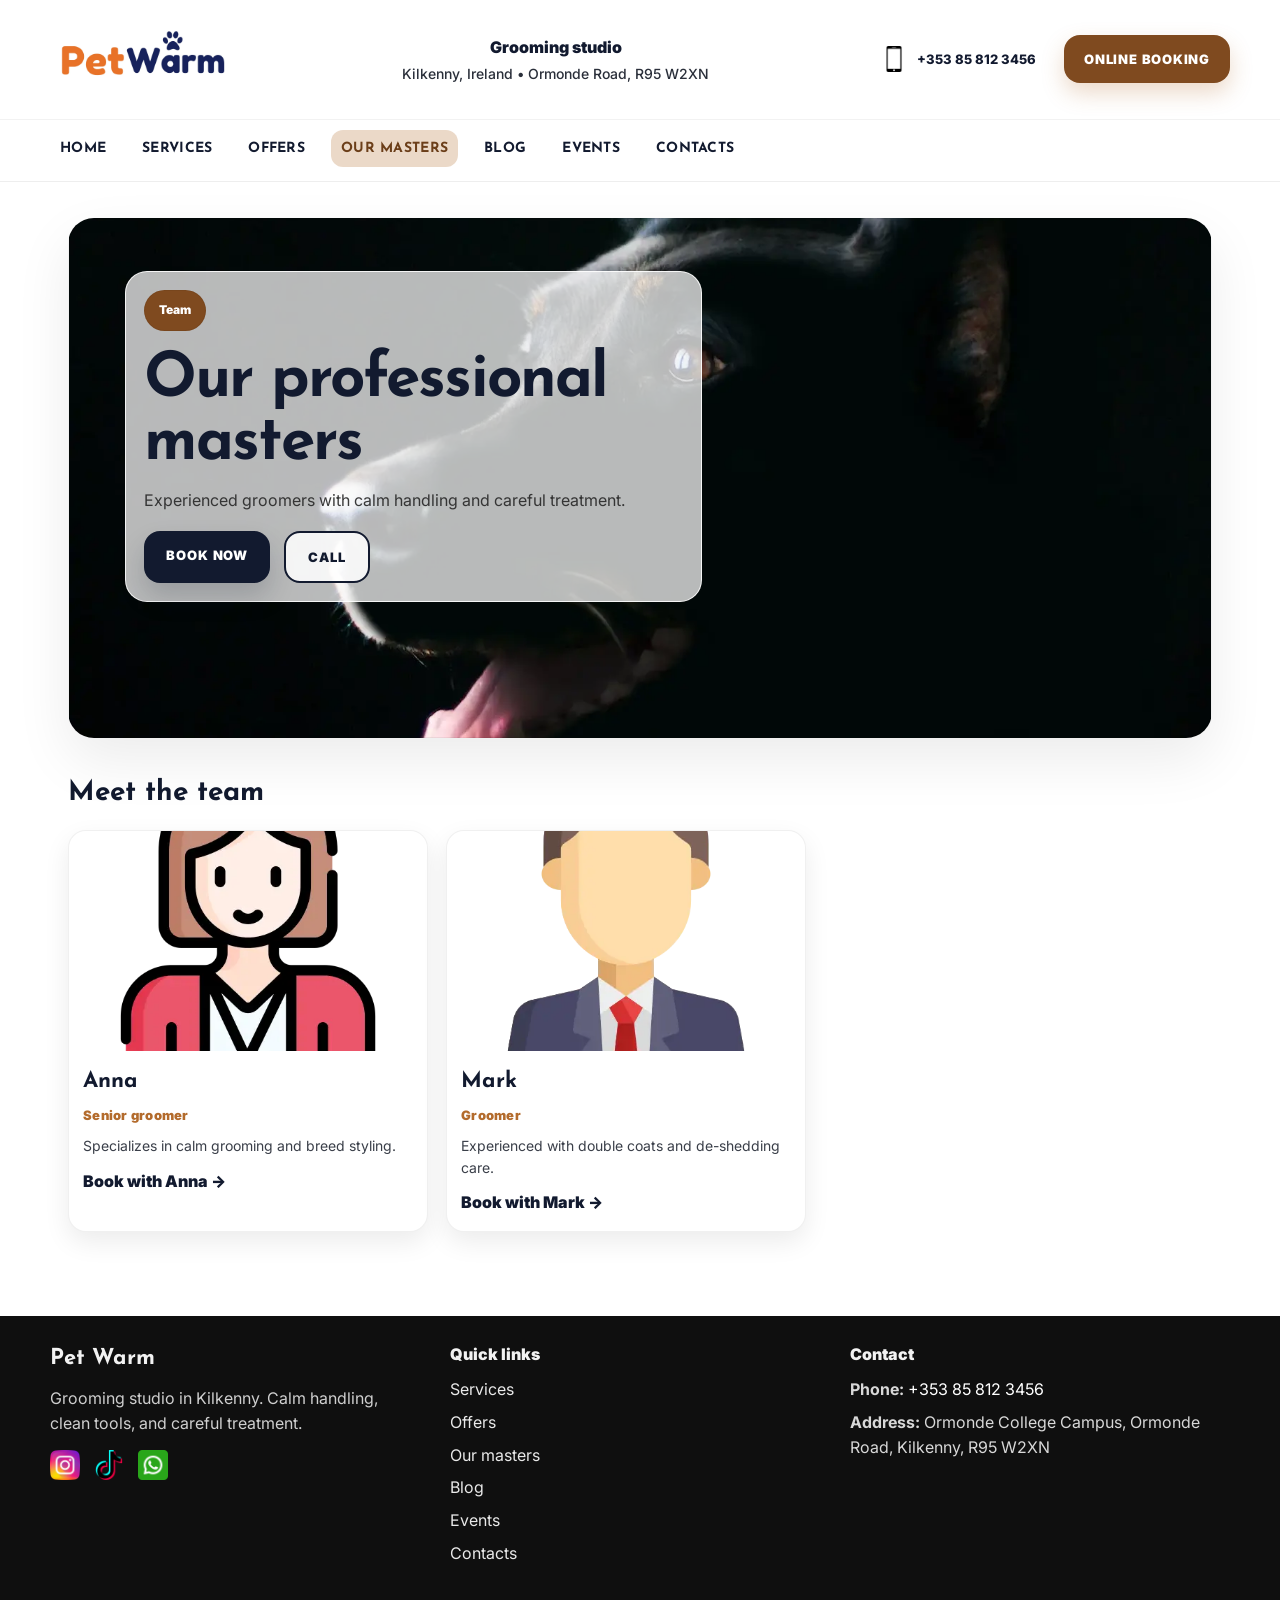
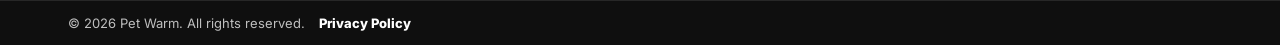
<file: masters.html>
<!doctype html>
<html lang="en">
<head>
  <!-- FONTS -->
  <link rel="preconnect" href="https://fonts.googleapis.com">
  <link rel="preconnect" href="https://fonts.gstatic.com" crossorigin>
  <link href="https://fonts.googleapis.com/css2?family=Inter:opsz,wght@14..32,100..900&family=Josefin+Sans:wght@100..700&display=swap" rel="stylesheet">

  <link rel="icon" href="img/logo/favicon.png">
  <meta name="description" content="Meet our professional groomers at Pet Warm in Kilkenny. Experienced specialists in dog and cat grooming with gentle handling.">

  <meta charset="UTF-8" />
  <meta name="viewport" content="width=device-width, initial-scale=1.0" />
  <title>Our masters – Pet Warm Grooming</title>

  <link rel="stylesheet" href="css/style.css" />
  <link rel="stylesheet" href="css/masters.css" />
</head>

<body>

  <header class="site-header">

    <div class="topbar">
      <div class="container topbar-inner">

        <a class="brand" href="index.html" aria-label="Go to home page">
          <img class="brand-logo" src="img/logo/pet.webp" alt="Grooming logo" width="180" height="60">
        </a>

        <div class="topbar-center">
          <div class="meta">
            <div class="meta-title">Grooming studio</div>
            <p class="meta-address">Kilkenny, Ireland • Ormonde Road, R95 W2XN</p>
          </div>
        </div>

        <div class="topbar-right">
          <a class="top-phone" href="tel:+353858123456">
            <img class="phone-icon" src="img/icons/smartphone-call.webp" alt="Phone icon" width="26" height="26">
            +353 85 812 3456
          </a>
          <a class="cta" href="contact.html">Online booking</a>
        </div>

      </div>
    </div>

    <div class="navwrap">
      <div class="container nav-inner">
        <nav class="nav" aria-label="Main navigation">
          <ul class="nav-list">

            <li><a class="nav-link" href="index.html">Home</a></li>

            <li class="has-sub">
              <a class="nav-link" href="services.html">Services</a>
              <ul class="submenu" aria-label="Services submenu">
                <li><a href="services-dogs.html">Dogs</a></li>
                <li><a href="services-cats.html">Cats</a></li>
              </ul>
            </li>

            <li><a class="nav-link" href="offers.html">Offers</a></li>
            <li><a class="nav-link active" aria-current="page" href="masters.html">Our masters</a></li>
            <li><a class="nav-link" href="blog.html">Blog</a></li>
            <li><a class="nav-link" href="events.html">Events</a></li>
            <li><a class="nav-link" href="contact.html">Contacts</a></li>

          </ul>
        </nav>
      </div>
    </div>

  </header>

  <main class="page">
    <div class="container">

      <section class="masters-page-hero" aria-label="Masters hero">
        <div class="masters-hero-card masters-hero-bg">
          <div class="masters-hero-content">
            <span class="masters-hero-badge">Team</span>
            <h1 class="masters-hero-title">Our professional masters</h1>
            <p class="masters-hero-desc">Experienced groomers with calm handling and careful treatment.</p>

            <div class="masters-hero-actions">
              <a class="btn btn-primary" href="contact.html">Book now</a>
              <a class="btn btn-outline" href="tel:+353858123456">Call</a>
            </div>
          </div>
        </div>
      </section>

      <section class="section" aria-label="Team members">
        <h2 class="section-title">Meet the team</h2>

        <div class="masters-grid">

          <article class="master-card">
            <img class="master-photo" src="img/team/agen-f.webp" alt="Master Anna" width="360" height="220" loading="lazy" decoding="async">
            <div class="master-body">
              <h3 class="master-name">Anna</h3>
              <p class="master-role">Senior groomer</p>
              <p class="master-text">Specializes in calm grooming and breed styling.</p>
              <a class="master-link" href="contact.html">Book with Anna →</a>
            </div>
          </article>

          <article class="master-card">
            <img class="master-photo" src="img/team/agent-m.webp" alt="Master Mark" width="360" height="220" loading="lazy" decoding="async">
            <div class="master-body">
              <h3 class="master-name">Mark</h3>
              <p class="master-role">Groomer</p>
              <p class="master-text">Experienced with double coats and de-shedding care.</p>
              <a class="master-link" href="contact.html">Book with Mark →</a>
            </div>
          </article>

        </div>
      </section>

    </div>
  </main>

  <footer class="footer">
    <div class="container footer-inner">

      <div class="footer-col">
        <div class="footer-brand">Pet Warm</div>
        <p class="footer-text">Grooming studio in Kilkenny. Calm handling, clean tools, and careful treatment.</p>

        <div class="social">
          <a class="social-link" href="https://www.instagram.com/" aria-label="Instagram" target="_blank" rel="noopener noreferrer">
            <img src="img/social-media/instagram.webp" alt="Instagram icon" width="30" height="30" loading="lazy" decoding="async">
          </a>
          <a class="social-link" href="https://www.tiktok.com/" aria-label="TikTok" target="_blank" rel="noopener noreferrer">
            <img src="img/social-media/tiktok.webp" alt="TikTok icon" width="30" height="30" loading="lazy" decoding="async">
          </a>
          <a class="social-link" href="https://www.whatsapp.com/" aria-label="WhatsApp" target="_blank" rel="noopener noreferrer">
            <img src="img/social-media/whatsapp.webp" alt="WhatsApp icon" width="30" height="30" loading="lazy" decoding="async">
          </a>
        </div>
      </div>

      <div class="footer-col">
        <div class="footer-title">Quick links</div>
        <ul class="footer-links">
          <li><a href="services.html">Services</a></li>
          <li><a href="offers.html">Offers</a></li>
          <li><a href="masters.html">Our masters</a></li>
          <li><a href="blog.html">Blog</a></li>
          <li><a href="events.html">Events</a></li>
          <li><a href="contact.html">Contacts</a></li>
        </ul>
      </div>

      <div class="footer-col">
        <div class="footer-title">Contact</div>
        <p class="footer-line"><strong>Phone:</strong> <a href="tel:+353858123456">+353 85 812 3456</a></p>
        <p class="footer-line"><strong>Address:</strong> Ormonde College Campus, Ormonde Road, Kilkenny, R95 W2XN</p>
      </div>

    </div>

    <div class="footer-bottom">
      <div class="container footer-bottom-inner">
        <p>
          © 2026 Pet Warm. All rights reserved.
          <a class="footer-policy" href="privacy-policy/company-privacy-policy.pdf" target="_blank" rel="noopener">Privacy Policy</a>
        </p>
      </div>
    </div>
  </footer>

</body>
</html>
</file>
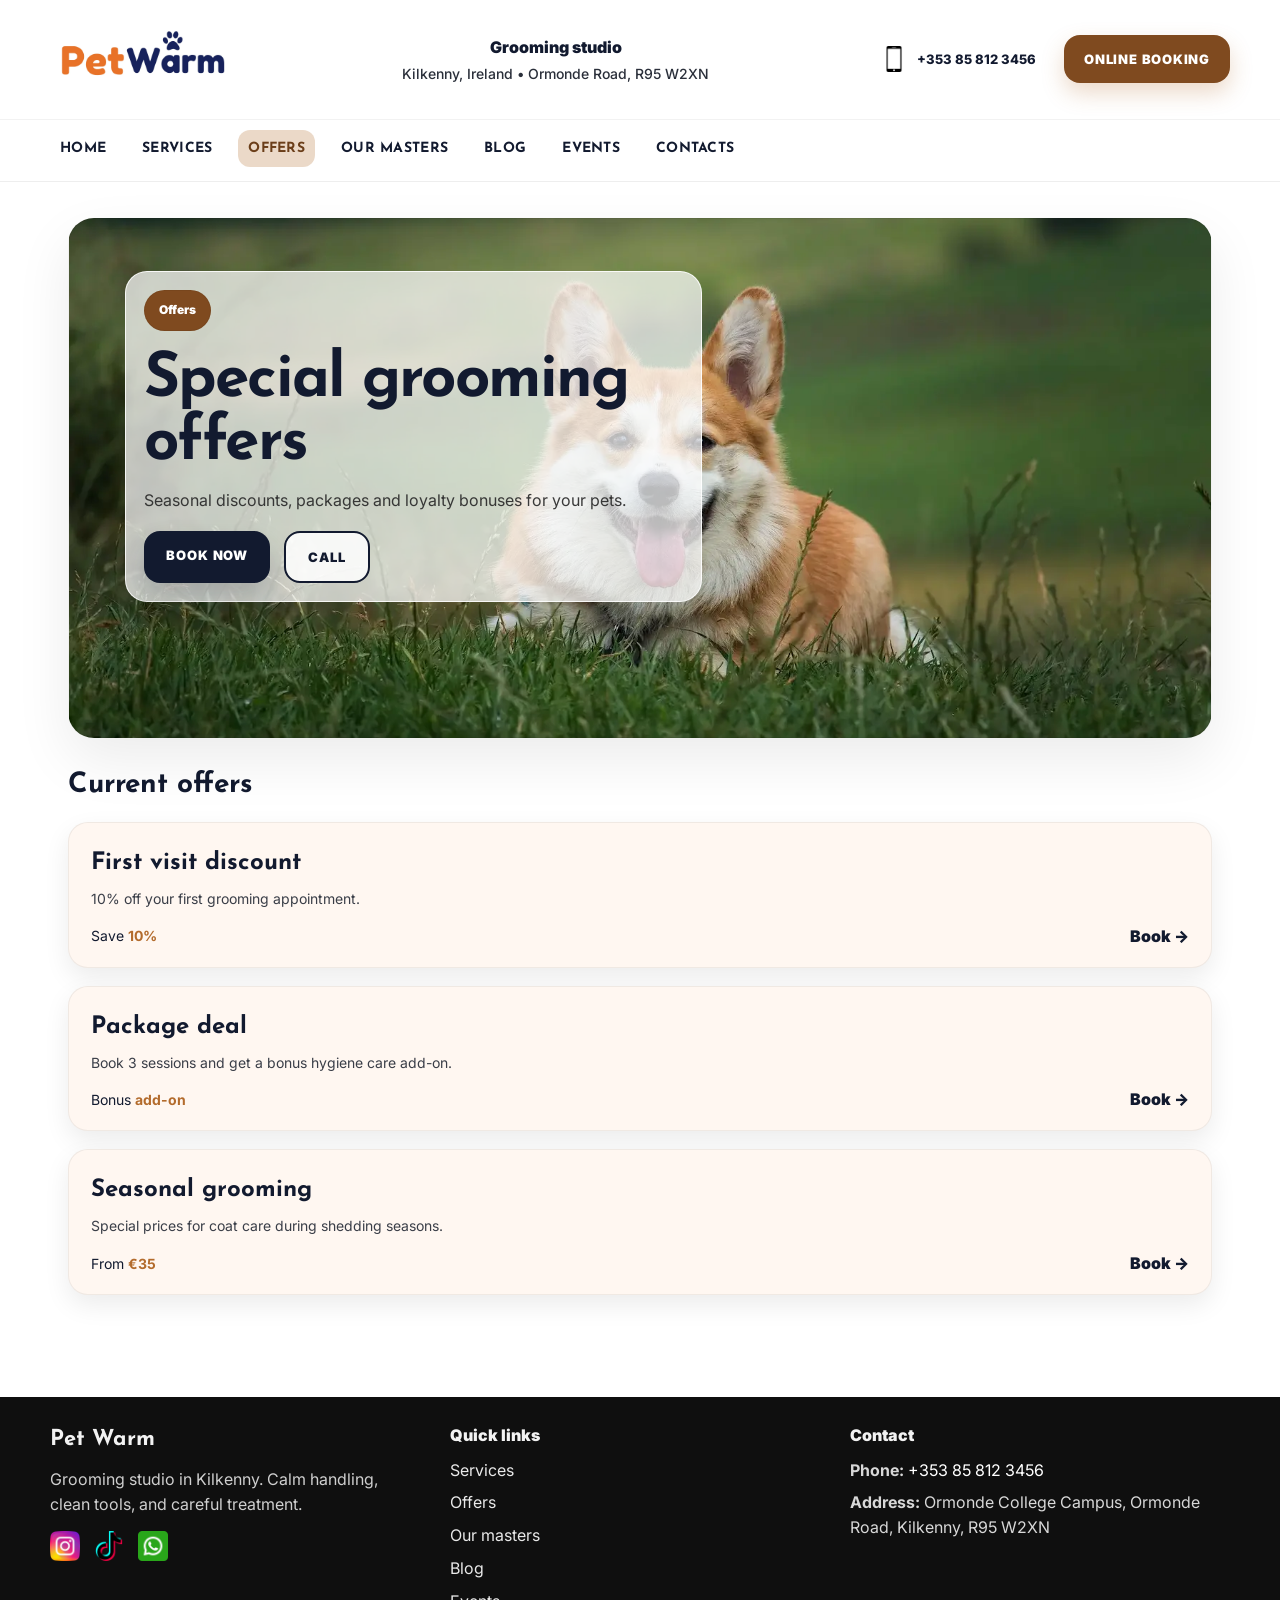
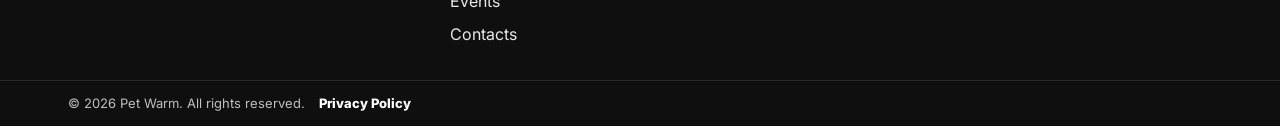
<file: offers.html>
<!doctype html>
<html lang="en">
<head>
  <!-- FONTS -->
  <link rel="preconnect" href="https://fonts.googleapis.com">
  <link rel="preconnect" href="https://fonts.gstatic.com" crossorigin>
  <link href="https://fonts.googleapis.com/css2?family=Inter:opsz,wght@14..32,100..900&family=Josefin+Sans:wght@100..700&display=swap" rel="stylesheet">

  <link rel="icon" href="img/logo/favicon.png">
  <meta name="description" content="Special grooming offers and seasonal discounts for dogs and cats in Kilkenny. Save on full grooming packages and loyalty bonuses.">

  <meta charset="UTF-8" />
  <meta name="viewport" content="width=device-width, initial-scale=1.0" />
  <title>Offers – Pet Warm Grooming</title>

  <link rel="stylesheet" href="css/style.css" />
  <link rel="stylesheet" href="css/services.css" />
  <link rel="stylesheet" href="css/offers.css" />
</head>

<body>

  <header class="site-header">

    <div class="topbar">
      <div class="container topbar-inner">

        <a class="brand" href="index.html" aria-label="Go to home page">
          <img class="brand-logo" src="img/logo/pet.webp" alt="Grooming logo" width="180" height="60">
        </a>

        <div class="topbar-center">
          <div class="meta">
            <div class="meta-title">Grooming studio</div>
            <p class="meta-address">Kilkenny, Ireland • Ormonde Road, R95 W2XN</p>
          </div>
        </div>

        <div class="topbar-right">
          <a class="top-phone" href="tel:+353858123456">
            <img class="phone-icon" src="img/icons/smartphone-call.webp" alt="Phone icon" width="26" height="26">
            +353 85 812 3456
          </a>
          <a class="cta" href="contact.html">Online booking</a>
        </div>

      </div>
    </div>

    <div class="navwrap">
      <div class="container nav-inner">
        <nav class="nav" aria-label="Main navigation">
          <ul class="nav-list">

            <li><a class="nav-link" href="index.html">Home</a></li>

            <li class="has-sub">
              <a class="nav-link" href="services.html">Services</a>
              <ul class="submenu" aria-label="Services submenu">
                <li><a href="services-dogs.html">Dogs</a></li>
                <li><a href="services-cats.html">Cats</a></li>
              </ul>
            </li>

            <li><a class="nav-link active" aria-current="page" href="offers.html">Offers</a></li>
            <li><a class="nav-link" href="masters.html">Our masters</a></li>
            <li><a class="nav-link" href="blog.html">Blog</a></li>
            <li><a class="nav-link" href="events.html">Events</a></li>
            <li><a class="nav-link" href="contact.html">Contacts</a></li>

          </ul>
        </nav>
      </div>
    </div>

  </header>

  <main class="page">
    <div class="container">

      <!-- HERO -->
      <section class="services-page-hero" aria-label="Offers hero">
        <div class="services-hero-card services-hero-offers">
          <div class="services-hero-content">
            <span class="services-hero-badge">Offers</span>
            <h1 class="services-hero-title">Special grooming offers</h1>
            <p class="services-hero-desc">Seasonal discounts, packages and loyalty bonuses for your pets.</p>

            <div class="services-hero-actions">
              <a class="btn btn-primary" href="contact.html">Book now</a>
              <a class="btn btn-outline" href="tel:+353858123456">Call</a>
            </div>
          </div>
        </div>
      </section>

      <!-- OFFERS LIST -->
      <section class="services-section" aria-label="Offers list">
        <h2 class="services-section-title">Current offers</h2>

        <article class="svc-card svc-extra">
          <div class="svc-card-head">
            <h3 class="svc-card-title">First visit discount</h3>
            <p class="svc-card-sub">10% off your first grooming appointment.</p>
          </div>
          <div class="svc-card-foot">
            <div class="svc-price">Save <strong>10%</strong></div>
            <a class="svc-link" href="contact.html">Book →</a>
          </div>
        </article>

        <article class="svc-card svc-extra">
          <div class="svc-card-head">
            <h3 class="svc-card-title">Package deal</h3>
            <p class="svc-card-sub">Book 3 sessions and get a bonus hygiene care add-on.</p>
          </div>
          <div class="svc-card-foot">
            <div class="svc-price">Bonus <strong>add-on</strong></div>
            <a class="svc-link" href="contact.html">Book →</a>
          </div>
        </article>

        <article class="svc-card svc-extra">
          <div class="svc-card-head">
            <h3 class="svc-card-title">Seasonal grooming</h3>
            <p class="svc-card-sub">Special prices for coat care during shedding seasons.</p>
          </div>
          <div class="svc-card-foot">
            <div class="svc-price">From <strong>€35</strong></div>
            <a class="svc-link" href="contact.html">Book →</a>
          </div>
        </article>

      </section>

    </div>
  </main>

  <footer class="footer">
    <div class="container footer-inner">

      <div class="footer-col">
        <div class="footer-brand">Pet Warm</div>
        <p class="footer-text">Grooming studio in Kilkenny. Calm handling, clean tools, and careful treatment.</p>

        <div class="social">
          <a class="social-link" href="https://www.instagram.com/" aria-label="Instagram" target="_blank" rel="noopener noreferrer">
            <img src="img/social-media/instagram.webp" alt="Instagram icon" width="30" height="30" loading="lazy" decoding="async">
          </a>
          <a class="social-link" href="https://www.tiktok.com/" aria-label="TikTok" target="_blank" rel="noopener noreferrer">
            <img src="img/social-media/tiktok.webp" alt="TikTok icon" width="30" height="30" loading="lazy" decoding="async">
          </a>
          <a class="social-link" href="https://www.whatsapp.com/" aria-label="WhatsApp" target="_blank" rel="noopener noreferrer">
            <img src="img/social-media/whatsapp.webp" alt="WhatsApp icon" width="30" height="30" loading="lazy" decoding="async">
          </a>
        </div>
      </div>

      <div class="footer-col">
        <div class="footer-title">Quick links</div>
        <ul class="footer-links">
          <li><a href="services.html">Services</a></li>
          <li><a href="offers.html">Offers</a></li>
          <li><a href="masters.html">Our masters</a></li>
          <li><a href="blog.html">Blog</a></li>
          <li><a href="events.html">Events</a></li>
          <li><a href="contact.html">Contacts</a></li>
        </ul>
      </div>

      <div class="footer-col">
        <div class="footer-title">Contact</div>
        <p class="footer-line"><strong>Phone:</strong> <a href="tel:+353858123456">+353 85 812 3456</a></p>
        <p class="footer-line"><strong>Address:</strong> Ormonde College Campus, Ormonde Road, Kilkenny, R95 W2XN</p>
      </div>

    </div>

    <div class="footer-bottom">
      <div class="container footer-bottom-inner">
        <p>
          © 2026 Pet Warm. All rights reserved.
          <a class="footer-policy" href="privacy-policy/company-privacy-policy.pdf" target="_blank" rel="noopener">Privacy Policy</a>
        </p>
      </div>
    </div>
  </footer>

</body>
</html>
</file>
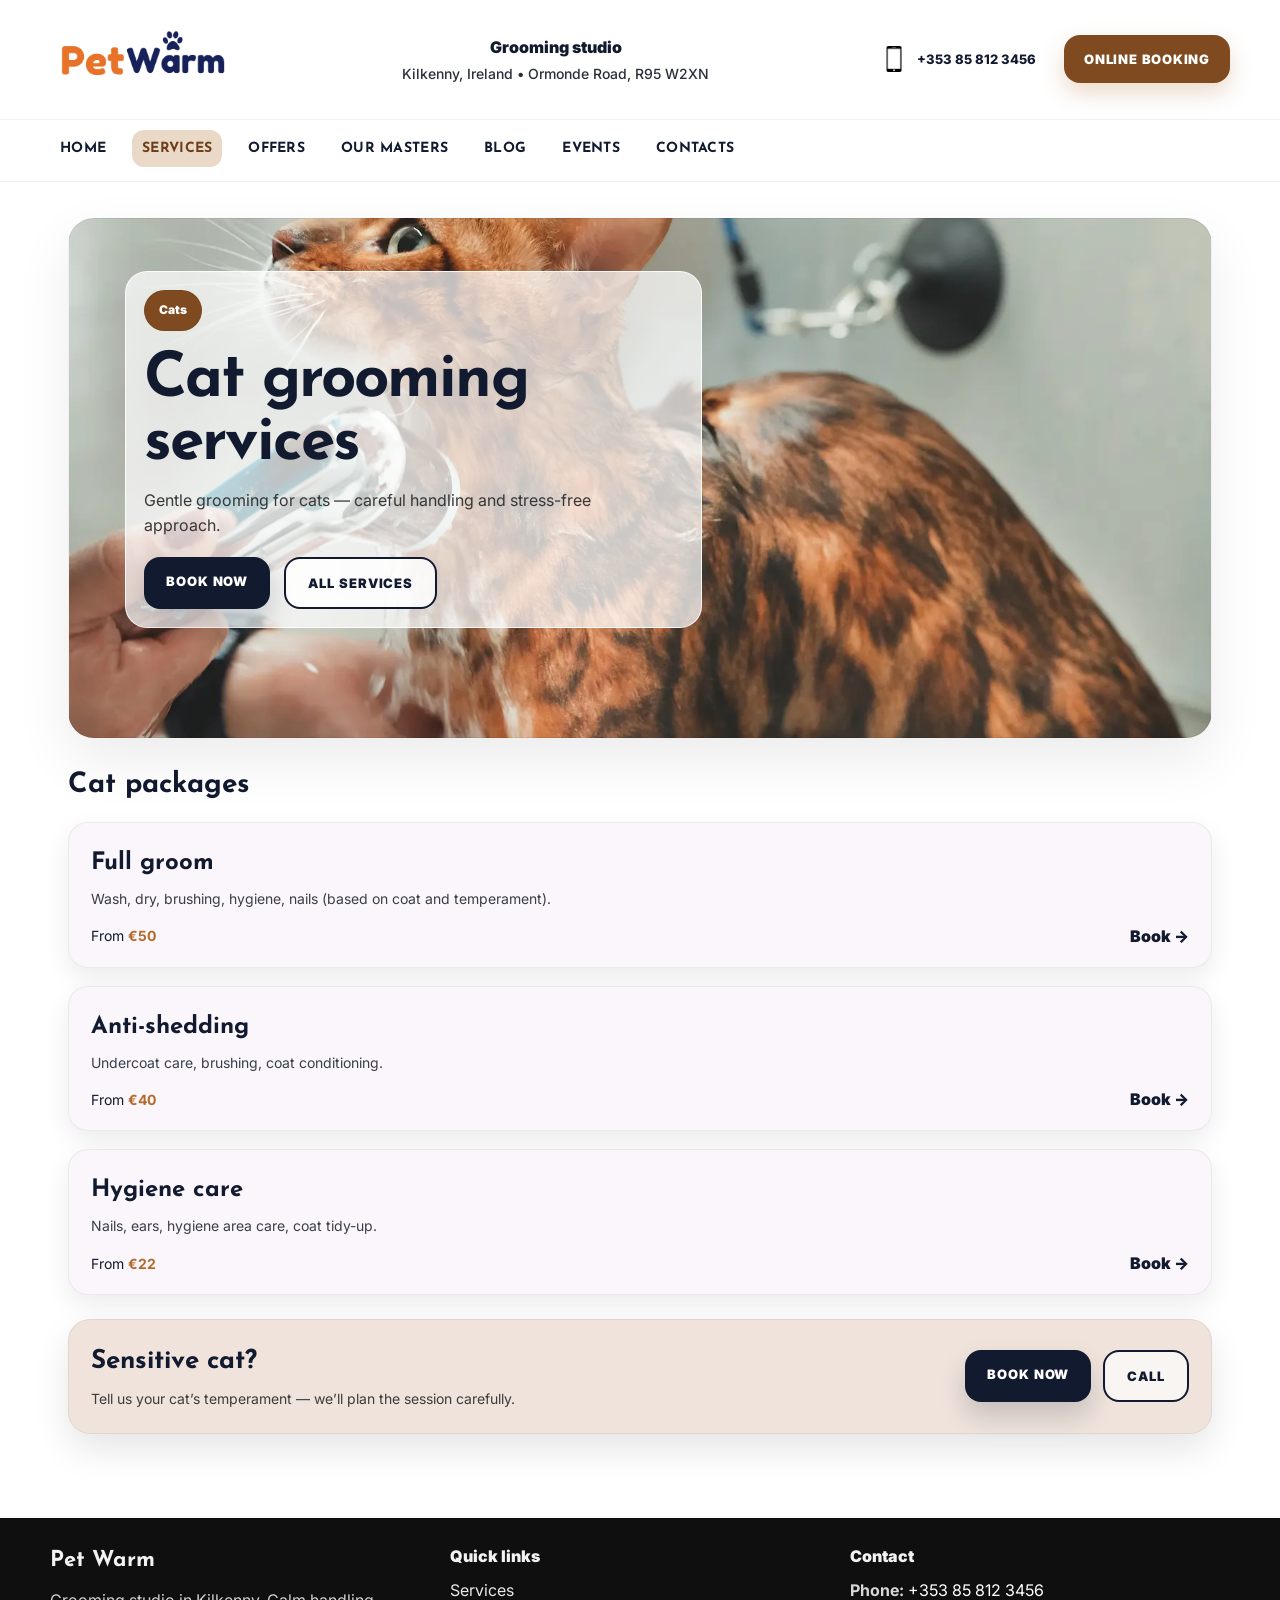
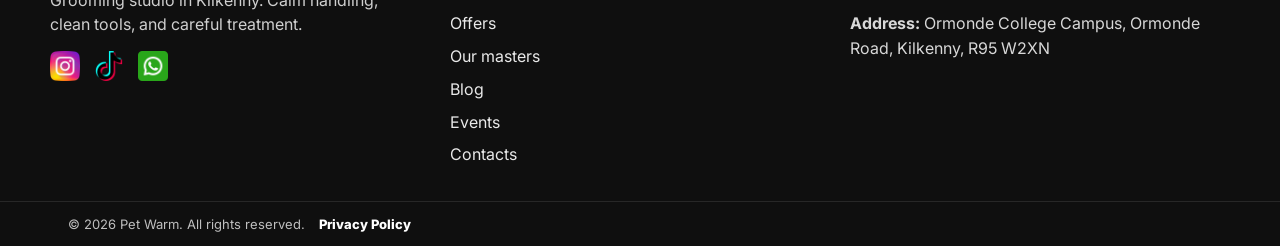
<file: services-cats.html>
<!doctype html>
<html lang="en">
<head>
  <!-- FONTS -->
  <link rel="preconnect" href="https://fonts.googleapis.com">
  <link rel="preconnect" href="https://fonts.gstatic.com" crossorigin>
  <link href="https://fonts.googleapis.com/css2?family=Inter:opsz,wght@14..32,100..900&family=Josefin+Sans:wght@100..700&display=swap" rel="stylesheet">

  <link rel="icon" href="img/logo/favicon.png">
  <meta name="description" content="Gentle cat grooming in Kilkenny. Full groom, hygiene care, anti-shedding and special treatments for sensitive cats.">

  <meta charset="UTF-8" />
  <meta name="viewport" content="width=device-width, initial-scale=1.0" />
  <title>Cat Services – Pet Warm Grooming</title>

  <link rel="stylesheet" href="css/style.css" />
  <link rel="stylesheet" href="css/services.css" />
</head>

<body>

  <header class="site-header">

    <div class="topbar">
      <div class="container topbar-inner">

        <a class="brand" href="index.html" aria-label="Go to home page">
          <img class="brand-logo" src="img/logo/pet.webp" alt="Grooming logo" width="180" height="60">
        </a>

        <div class="topbar-center">
          <div class="meta">
            <div class="meta-title">Grooming studio</div>
            <p class="meta-address">Kilkenny, Ireland • Ormonde Road, R95 W2XN</p>
          </div>
        </div>

        <div class="topbar-right">
          <a class="top-phone" href="tel:+353858123456">
            <img class="phone-icon" src="img/icons/smartphone-call.webp" alt="Phone icon" width="26" height="26">
            +353 85 812 3456
          </a>
          <a class="cta" href="contact.html">Online booking</a>
        </div>

      </div>
    </div>

    <div class="navwrap">
      <div class="container nav-inner">
        <nav class="nav" aria-label="Main navigation">
          <ul class="nav-list">

            <li><a class="nav-link" href="index.html">Home</a></li>

            <li class="has-sub">
              <a class="nav-link active" aria-current="page" href="services.html">Services</a>
              <ul class="submenu" aria-label="Services submenu">
                <li><a href="services-dogs.html">Dogs</a></li>
                <li><a href="services-cats.html">Cats</a></li>
              </ul>
            </li>

            <li><a class="nav-link" href="offers.html">Offers</a></li>
            <li><a class="nav-link" href="masters.html">Our masters</a></li>
            <li><a class="nav-link" href="blog.html">Blog</a></li>
            <li><a class="nav-link" href="events.html">Events</a></li>
            <li><a class="nav-link" href="contact.html">Contacts</a></li>

          </ul>
        </nav>
      </div>
    </div>

  </header>

  <main class="page">
    <div class="container">

      <section class="services-page-hero" aria-label="Cat services hero">
        <div class="services-hero-card services-hero-cats">
          <div class="services-hero-content">
            <span class="services-hero-badge">Cats</span>
            <h1 class="services-hero-title">Cat grooming services</h1>
            <p class="services-hero-desc">Gentle grooming for cats — careful handling and stress-free approach.</p>

            <div class="services-hero-actions">
              <a class="btn btn-primary" href="contact.html">Book now</a>
              <a class="btn btn-outline" href="services.html">All services</a>
            </div>
          </div>
        </div>
      </section>

      <section class="services-section" aria-label="Cat services list">
        <h2 class="services-section-title">Cat packages</h2>

        <article class="svc-card svc-cats">
          <div class="svc-card-head">
            <h3 class="svc-card-title">Full groom</h3>
            <p class="svc-card-sub">Wash, dry, brushing, hygiene, nails (based on coat and temperament).</p>
          </div>

          <div class="svc-card-foot">
            <div class="svc-price">From <strong>€50</strong></div>
            <a class="svc-link" href="contact.html">Book →</a>
          </div>
        </article>

        <article class="svc-card svc-cats">
          <div class="svc-card-head">
            <h3 class="svc-card-title">Anti-shedding</h3>
            <p class="svc-card-sub">Undercoat care, brushing, coat conditioning.</p>
          </div>

          <div class="svc-card-foot">
            <div class="svc-price">From <strong>€40</strong></div>
            <a class="svc-link" href="contact.html">Book →</a>
          </div>
        </article>

        <article class="svc-card svc-cats">
          <div class="svc-card-head">
            <h3 class="svc-card-title">Hygiene care</h3>
            <p class="svc-card-sub">Nails, ears, hygiene area care, coat tidy-up.</p>
          </div>

          <div class="svc-card-foot">
            <div class="svc-price">From <strong>€22</strong></div>
            <a class="svc-link" href="contact.html">Book →</a>
          </div>
        </article>

      </section>

      <section class="services-cta" aria-label="Cat services CTA">
        <div class="services-cta-inner">
          <div>
            <h2 class="services-cta-title">Sensitive cat?</h2>
            <p class="services-cta-desc">Tell us your cat’s temperament — we’ll plan the session carefully.</p>
          </div>
          <div class="services-cta-actions">
            <a class="btn btn-primary" href="contact.html">Book now</a>
            <a class="btn btn-outline" href="tel:+353858123456">Call</a>
          </div>
        </div>
      </section>

    </div>
  </main>

  <footer class="footer">
    <div class="container footer-inner">

      <div class="footer-col">
        <div class="footer-brand">Pet Warm</div>
        <p class="footer-text">Grooming studio in Kilkenny. Calm handling, clean tools, and careful treatment.</p>

        <div class="social">
          <a class="social-link" href="https://www.instagram.com/" aria-label="Instagram" target="_blank" rel="noopener noreferrer">
            <img src="img/social-media/instagram.webp" alt="Instagram icon" width="30" height="30" loading="lazy" decoding="async">
          </a>
          <a class="social-link" href="https://www.tiktok.com/" aria-label="TikTok" target="_blank" rel="noopener noreferrer">
            <img src="img/social-media/tiktok.webp" alt="TikTok icon" width="30" height="30" loading="lazy" decoding="async">
          </a>
          <a class="social-link" href="https://www.whatsapp.com/" aria-label="WhatsApp" target="_blank" rel="noopener noreferrer">
            <img src="img/social-media/whatsapp.webp" alt="WhatsApp icon" width="30" height="30" loading="lazy" decoding="async">
          </a>
        </div>
      </div>

      <div class="footer-col">
        <div class="footer-title">Quick links</div>
        <ul class="footer-links">
          <li><a href="services.html">Services</a></li>
          <li><a href="offers.html">Offers</a></li>
          <li><a href="masters.html">Our masters</a></li>
          <li><a href="blog.html">Blog</a></li>
          <li><a href="events.html">Events</a></li>
          <li><a href="contact.html">Contacts</a></li>
        </ul>
      </div>

      <div class="footer-col">
        <div class="footer-title">Contact</div>
        <p class="footer-line"><strong>Phone:</strong> <a href="tel:+353858123456">+353 85 812 3456</a></p>
        <p class="footer-line"><strong>Address:</strong> Ormonde College Campus, Ormonde Road, Kilkenny, R95 W2XN</p>
      </div>

    </div>

    <div class="footer-bottom">
      <div class="container footer-bottom-inner">
        <p>
          © 2026 Pet Warm. All rights reserved.
          <a class="footer-policy" href="privacy-policy/company-privacy-policy.pdf" target="_blank" rel="noopener">Privacy Policy</a>
        </p>
      </div>
    </div>
  </footer>

</body>
</html>
</file>
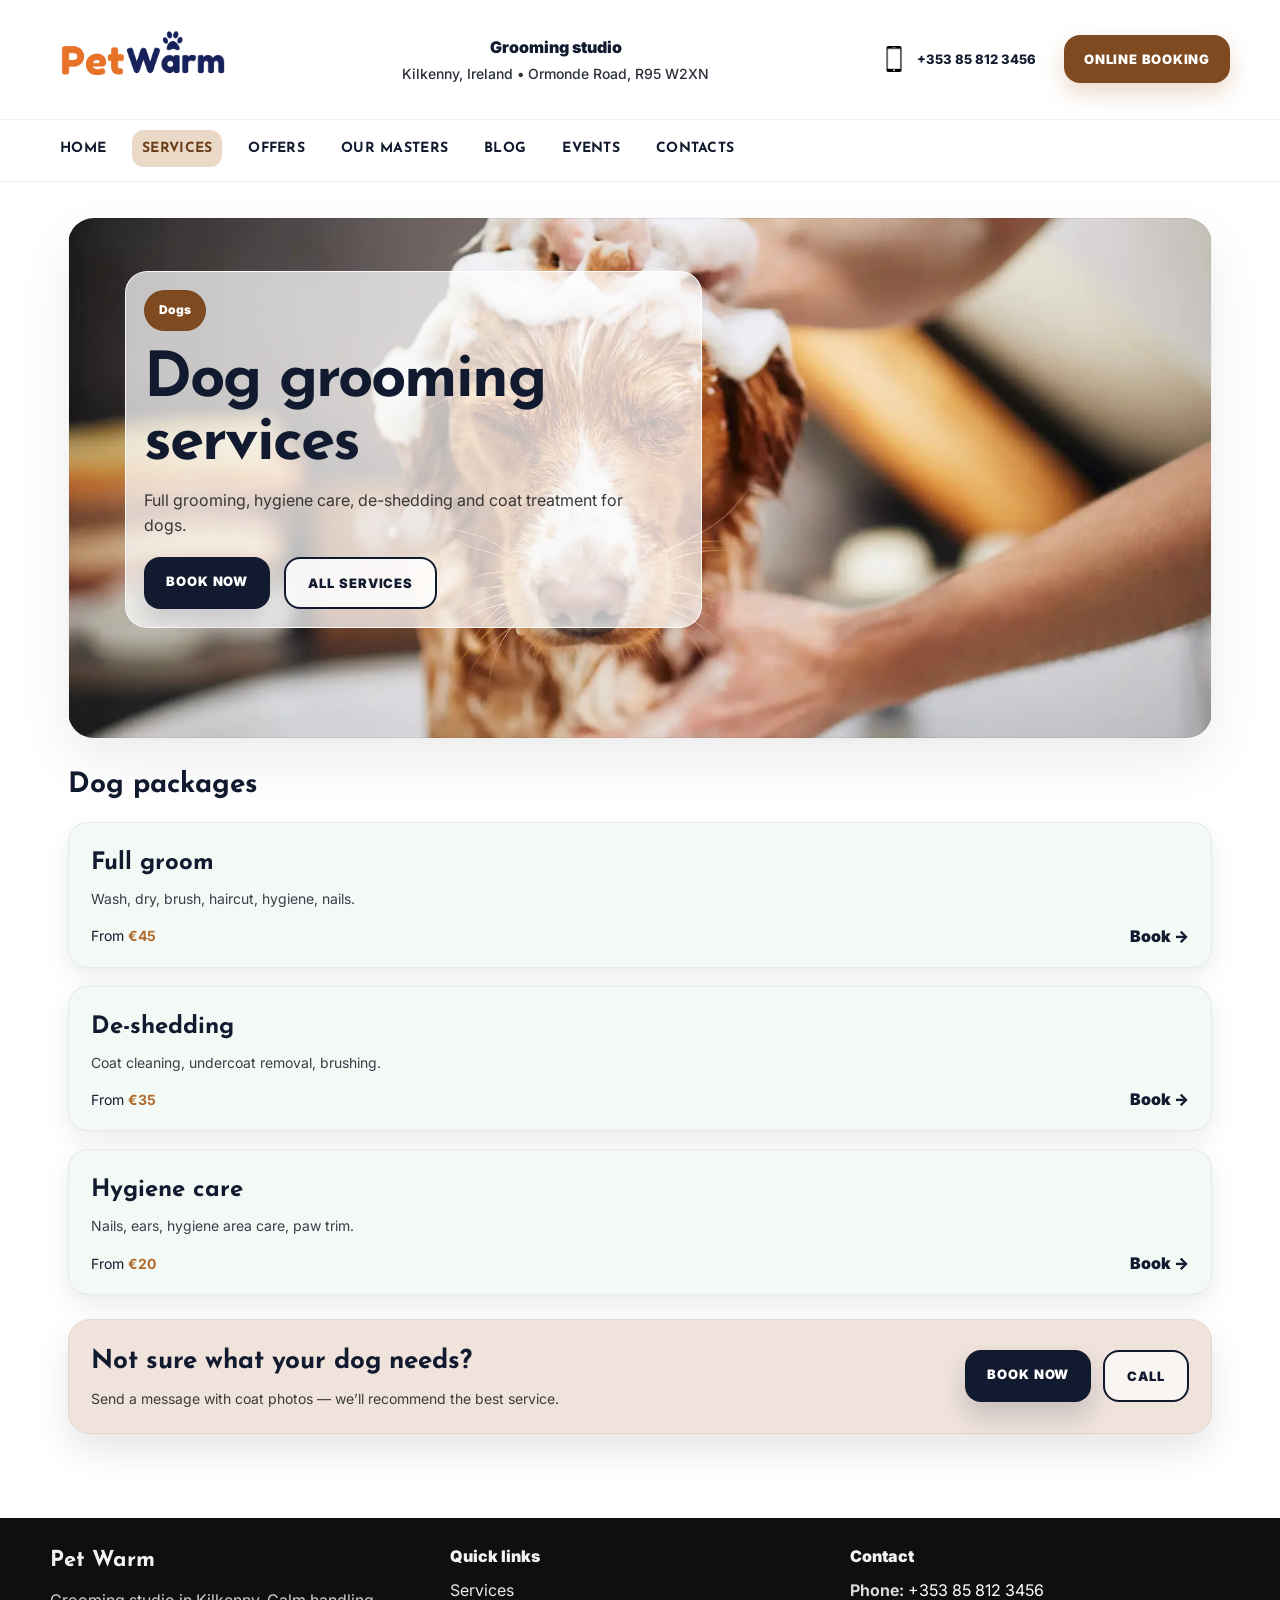
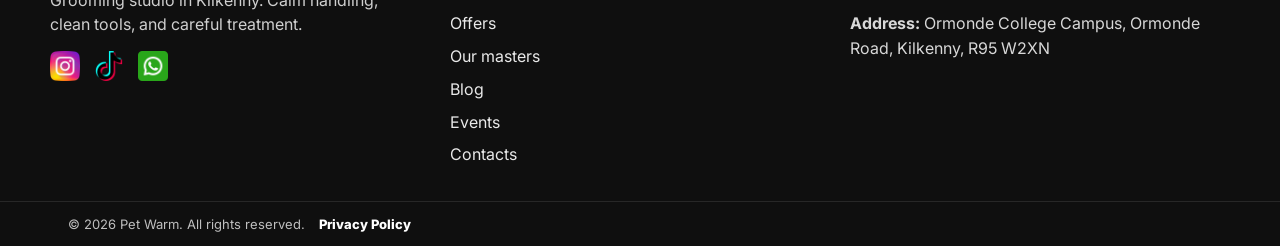
<file: services-dogs.html>
<!doctype html>
<html lang="en">
<head>
  <!-- FONTS -->
  <link rel="preconnect" href="https://fonts.googleapis.com">
  <link rel="preconnect" href="https://fonts.gstatic.com" crossorigin>
  <link href="https://fonts.googleapis.com/css2?family=Inter:opsz,wght@14..32,100..900&family=Josefin+Sans:wght@100..700&display=swap" rel="stylesheet">

  <link rel="icon" href="img/logo/favicon.png">
  <meta name="description" content="Dog grooming services in Kilkenny including full groom, de-shedding, hygiene care and coat conditioning. Book online today.">

  <meta charset="UTF-8" />
  <meta name="viewport" content="width=device-width, initial-scale=1.0" />
  <title>Dog Services – Pet Warm Grooming</title>

  <link rel="stylesheet" href="css/style.css" />
  <link rel="stylesheet" href="css/services.css" />
</head>

<body>

  <header class="site-header">

    <div class="topbar">
      <div class="container topbar-inner">

        <a class="brand" href="index.html" aria-label="Go to home page">
          <img class="brand-logo" src="img/logo/pet.webp" alt="Grooming logo" width="180" height="60">
        </a>

        <div class="topbar-center">
          <div class="meta">
            <div class="meta-title">Grooming studio</div>
            <p class="meta-address">Kilkenny, Ireland • Ormonde Road, R95 W2XN</p>
          </div>
        </div>

        <div class="topbar-right">
          <a class="top-phone" href="tel:+353858123456">
            <img class="phone-icon" src="img/icons/smartphone-call.webp" alt="Phone icon" width="26" height="26">
            +353 85 812 3456
          </a>
          <a class="cta" href="contact.html">Online booking</a>
        </div>

      </div>
    </div>

    <div class="navwrap">
      <div class="container nav-inner">
        <nav class="nav" aria-label="Main navigation">
          <ul class="nav-list">

            <li><a class="nav-link" href="index.html">Home</a></li>

            <li class="has-sub">
              <a class="nav-link active" aria-current="page" href="services.html">Services</a>
              <ul class="submenu" aria-label="Services submenu">
                <li><a href="services-dogs.html">Dogs</a></li>
                <li><a href="services-cats.html">Cats</a></li>
              </ul>
            </li>

            <li><a class="nav-link" href="offers.html">Offers</a></li>
            <li><a class="nav-link" href="masters.html">Our masters</a></li>
            <li><a class="nav-link" href="blog.html">Blog</a></li>
            <li><a class="nav-link" href="events.html">Events</a></li>
            <li><a class="nav-link" href="contact.html">Contacts</a></li>

          </ul>
        </nav>
      </div>
    </div>

  </header>

  <main class="page">
    <div class="container">

      <section class="services-page-hero" aria-label="Dog services hero">
        <div class="services-hero-card services-hero-dogs">
          <div class="services-hero-content">
            <span class="services-hero-badge">Dogs</span>
            <h1 class="services-hero-title">Dog grooming services</h1>
            <p class="services-hero-desc">Full grooming, hygiene care, de-shedding and coat treatment for dogs.</p>

            <div class="services-hero-actions">
              <a class="btn btn-primary" href="contact.html">Book now</a>
              <a class="btn btn-outline" href="services.html">All services</a>
            </div>
          </div>
        </div>
      </section>

      <section class="services-section" aria-label="Dog services list">
        <h2 class="services-section-title">Dog packages</h2>

        <article class="svc-card svc-dogs">
          <div class="svc-card-head">
            <h3 class="svc-card-title">Full groom</h3>
            <p class="svc-card-sub">Wash, dry, brush, haircut, hygiene, nails.</p>
          </div>

          <div class="svc-card-foot">
            <div class="svc-price">From <strong>€45</strong></div>
            <a class="svc-link" href="contact.html">Book →</a>
          </div>
        </article>

        <article class="svc-card svc-dogs">
          <div class="svc-card-head">
            <h3 class="svc-card-title">De-shedding</h3>
            <p class="svc-card-sub">Coat cleaning, undercoat removal, brushing.</p>
          </div>

          <div class="svc-card-foot">
            <div class="svc-price">From <strong>€35</strong></div>
            <a class="svc-link" href="contact.html">Book →</a>
          </div>
        </article>

        <article class="svc-card svc-dogs">
          <div class="svc-card-head">
            <h3 class="svc-card-title">Hygiene care</h3>
            <p class="svc-card-sub">Nails, ears, hygiene area care, paw trim.</p>
          </div>

          <div class="svc-card-foot">
            <div class="svc-price">From <strong>€20</strong></div>
            <a class="svc-link" href="contact.html">Book →</a>
          </div>
        </article>

      </section>

      <section class="services-cta" aria-label="Dog services CTA">
        <div class="services-cta-inner">
          <div>
            <h2 class="services-cta-title">Not sure what your dog needs?</h2>
            <p class="services-cta-desc">Send a message with coat photos — we’ll recommend the best service.</p>
          </div>
          <div class="services-cta-actions">
            <a class="btn btn-primary" href="contact.html">Book now</a>
            <a class="btn btn-outline" href="tel:+353858123456">Call</a>
          </div>
        </div>
      </section>

    </div>
  </main>

  <footer class="footer">
    <div class="container footer-inner">

      <div class="footer-col">
        <div class="footer-brand">Pet Warm</div>
        <p class="footer-text">Grooming studio in Kilkenny. Calm handling, clean tools, and careful treatment.</p>

        <div class="social">
          <a class="social-link" href="https://www.instagram.com/" aria-label="Instagram" target="_blank" rel="noopener noreferrer">
            <img src="img/social-media/instagram.webp" alt="Instagram icon" width="30" height="30" loading="lazy" decoding="async">
          </a>
          <a class="social-link" href="https://www.tiktok.com/" aria-label="TikTok" target="_blank" rel="noopener noreferrer">
            <img src="img/social-media/tiktok.webp" alt="TikTok icon" width="30" height="30" loading="lazy" decoding="async">
          </a>
          <a class="social-link" href="https://www.whatsapp.com/" aria-label="WhatsApp" target="_blank" rel="noopener noreferrer">
            <img src="img/social-media/whatsapp.webp" alt="WhatsApp icon" width="30" height="30" loading="lazy" decoding="async">
          </a>
        </div>
      </div>

      <div class="footer-col">
        <div class="footer-title">Quick links</div>
        <ul class="footer-links">
          <li><a href="services.html">Services</a></li>
          <li><a href="offers.html">Offers</a></li>
          <li><a href="masters.html">Our masters</a></li>
          <li><a href="blog.html">Blog</a></li>
          <li><a href="events.html">Events</a></li>
          <li><a href="contact.html">Contacts</a></li>
        </ul>
      </div>

      <div class="footer-col">
        <div class="footer-title">Contact</div>
        <p class="footer-line"><strong>Phone:</strong> <a href="tel:+353858123456">+353 85 812 3456</a></p>
        <p class="footer-line"><strong>Address:</strong> Ormonde College Campus, Ormonde Road, Kilkenny, R95 W2XN</p>
      </div>

    </div>

    <div class="footer-bottom">
      <div class="container footer-bottom-inner">
        <p>
          © 2026 Pet Warm. All rights reserved.
          <a class="footer-policy" href="privacy-policy/company-privacy-policy.pdf" target="_blank" rel="noopener">Privacy Policy</a>
        </p>
      </div>
    </div>
  </footer>

</body>
</html>
</file>
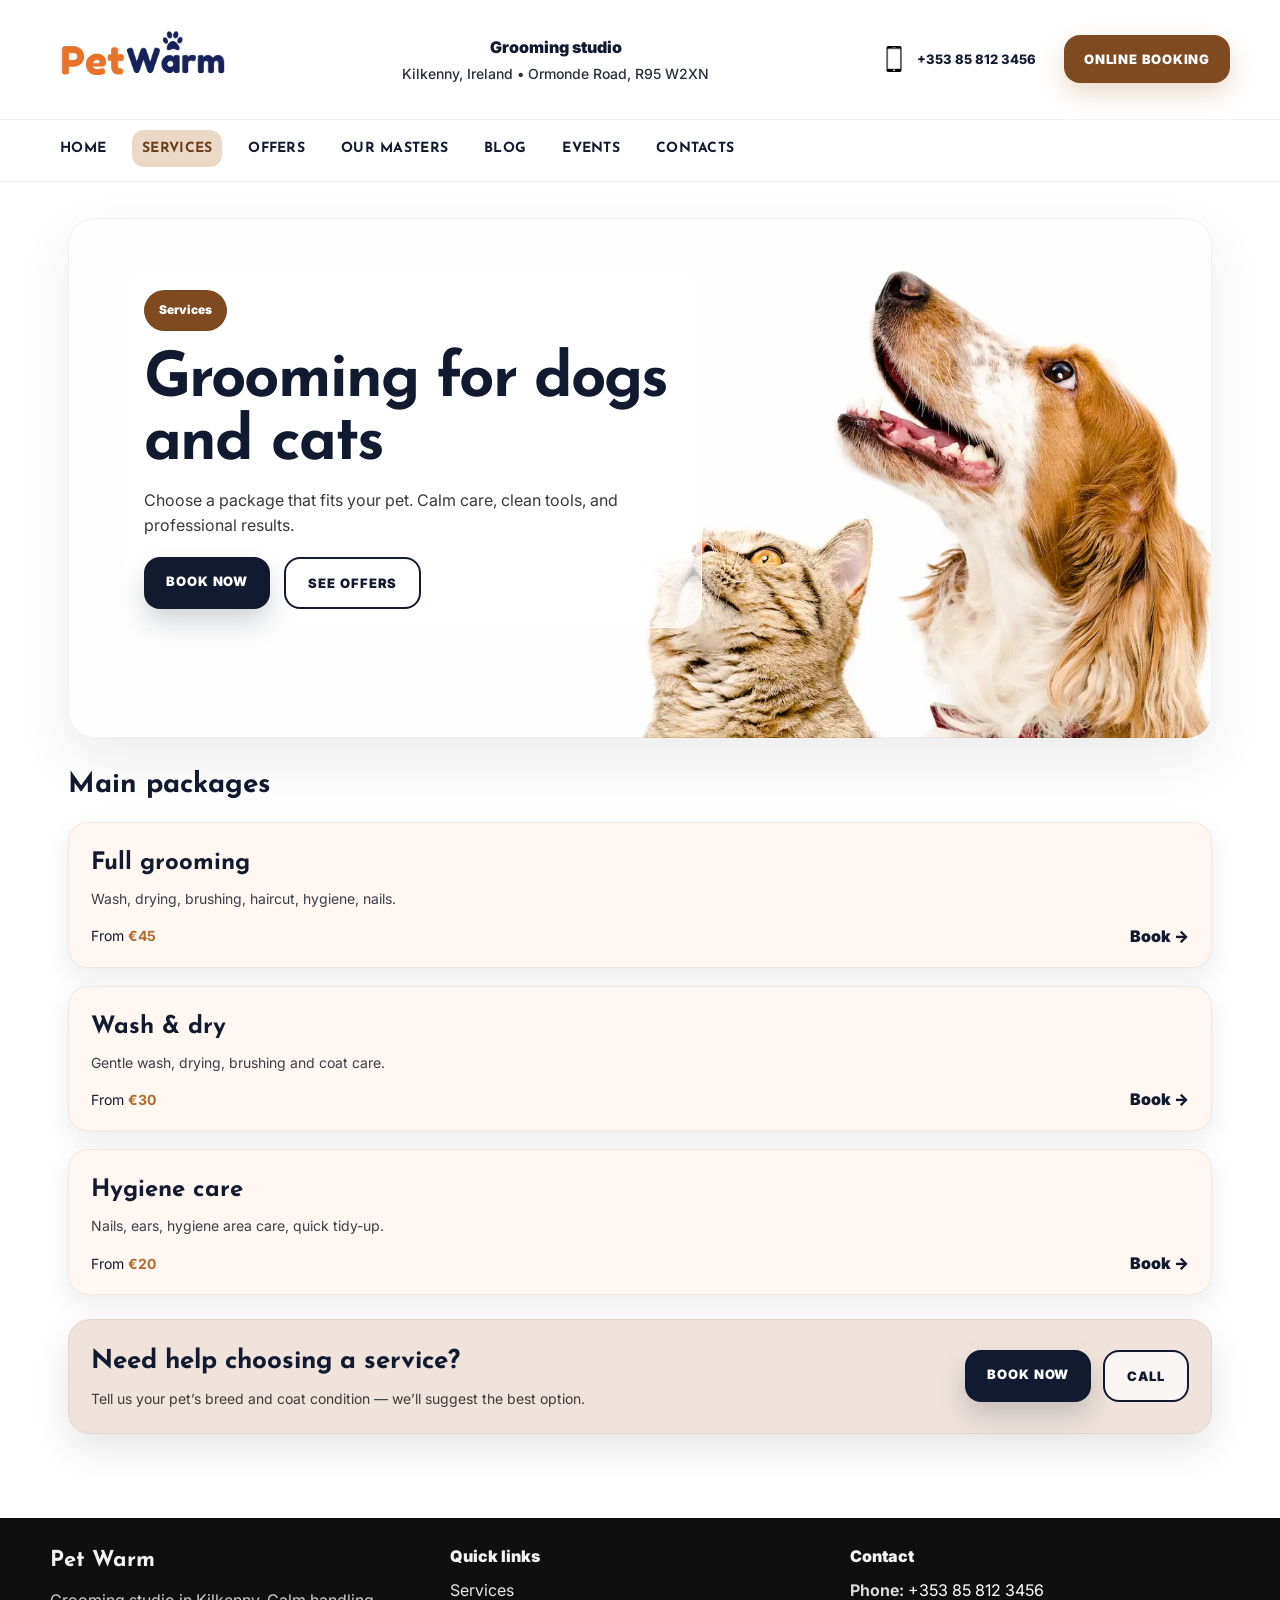
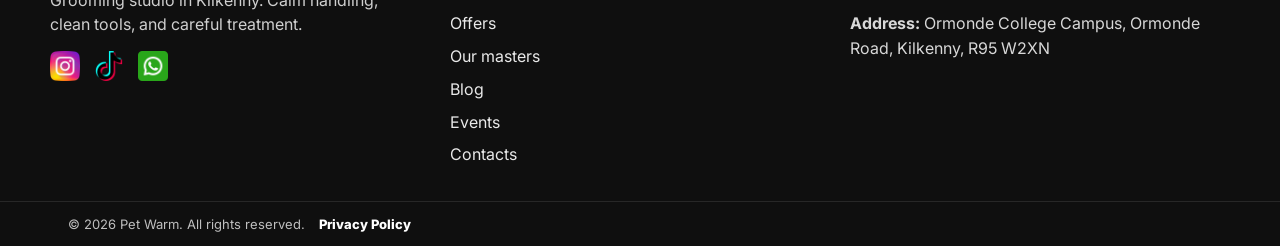
<file: services.html>
<!doctype html>
<html lang="en">
<head>
  <!-- FONTS -->
  <link rel="preconnect" href="https://fonts.googleapis.com">
  <link rel="preconnect" href="https://fonts.gstatic.com" crossorigin>
  <link href="https://fonts.googleapis.com/css2?family=Inter:opsz,wght@14..32,100..900&family=Josefin+Sans:wght@100..700&display=swap" rel="stylesheet">

  <link rel="icon" href="img/logo/favicon.png">
  <meta name="description" content="Full grooming services for dogs and cats in Kilkenny. Wash, trim, de-shedding, hygiene care and professional coat treatment.">

  <meta charset="UTF-8" />
  <meta name="viewport" content="width=device-width, initial-scale=1.0" />
  <title>Services - Pet Warm Grooming</title>

  <link rel="stylesheet" href="css/style.css" />
  <link rel="stylesheet" href="css/services.css" />
</head>

<body>

  <!-- == HEADER == -->
  <header class="site-header">

    <div class="topbar">
      <div class="container topbar-inner">

        <a class="brand" href="index.html" aria-label="Go to home page">
          <img class="brand-logo" src="img/logo/pet.webp" alt="Grooming logo" width="180" height="60">
        </a>

        <div class="topbar-center">
          <div class="meta">
            <div class="meta-title">Grooming studio</div>
            <p class="meta-address">Kilkenny, Ireland • Ormonde Road, R95 W2XN</p>
          </div>
        </div>

        <div class="topbar-right">
          <a class="top-phone" href="tel:+353858123456">
            <img class="phone-icon" src="img/icons/smartphone-call.webp" alt="Phone icon" width="26" height="26">
            +353 85 812 3456
          </a>
          <a class="cta" href="contact.html">Online booking</a>
        </div>

      </div>
    </div>

    <div class="navwrap">
      <div class="container nav-inner">
        <nav class="nav" aria-label="Main navigation">
          <ul class="nav-list">

            <li><a class="nav-link" href="index.html">Home</a></li>

            <li class="has-sub">
              <a class="nav-link active" aria-current="page" href="services.html">Services</a>
              <ul class="submenu" aria-label="Services submenu">
                <li><a href="services-dogs.html">Dogs</a></li>
                <li><a href="services-cats.html">Cats</a></li>
              </ul>
            </li>

            <li><a class="nav-link" href="offers.html">Offers</a></li>
            <li><a class="nav-link" href="masters.html">Our masters</a></li>
            <li><a class="nav-link" href="blog.html">Blog</a></li>
            <li><a class="nav-link" href="events.html">Events</a></li>
            <li><a class="nav-link" href="contact.html">Contacts</a></li>

          </ul>
        </nav>
      </div>
    </div>

  </header>

  <main class="page">
    <div class="container">

      <!-- HERO -->
      <section class="services-page-hero" aria-label="Services hero">
        <div class="services-hero-card services-hero-mix">
          <div class="services-hero-content">
            <span class="services-hero-badge">Services</span>
            <h1 class="services-hero-title">Grooming for dogs and cats</h1>
            <p class="services-hero-desc">Choose a package that fits your pet. Calm care, clean tools, and professional results.</p>

            <div class="services-hero-actions">
              <a class="btn btn-primary" href="contact.html">Book now</a>
              <a class="btn btn-outline" href="offers.html">See offers</a>
            </div>
          </div>
        </div>
      </section>

      <!-- SERVICES -->
      <section class="services-section" aria-label="Services list">
        <h2 class="services-section-title">Main packages</h2>

        <article class="svc-card svc-extra">
          <div class="svc-card-head">
            <h3 class="svc-card-title">Full grooming</h3>
            <p class="svc-card-sub">Wash, drying, brushing, haircut, hygiene, nails.</p>
          </div>

          <div class="svc-card-foot">
            <div class="svc-price">From <strong>€45</strong></div>
            <a class="svc-link" href="contact.html">Book →</a>
          </div>
        </article>

        <article class="svc-card svc-extra">
          <div class="svc-card-head">
            <h3 class="svc-card-title">Wash & dry</h3>
            <p class="svc-card-sub">Gentle wash, drying, brushing and coat care.</p>
          </div>

          <div class="svc-card-foot">
            <div class="svc-price">From <strong>€30</strong></div>
            <a class="svc-link" href="contact.html">Book →</a>
          </div>
        </article>

        <article class="svc-card svc-extra">
          <div class="svc-card-head">
            <h3 class="svc-card-title">Hygiene care</h3>
            <p class="svc-card-sub">Nails, ears, hygiene area care, quick tidy-up.</p>
          </div>

          <div class="svc-card-foot">
            <div class="svc-price">From <strong>€20</strong></div>
            <a class="svc-link" href="contact.html">Book →</a>
          </div>
        </article>

      </section>

      <!-- CTA -->
      <section class="services-cta" aria-label="Services CTA">
        <div class="services-cta-inner">
          <div>
            <h2 class="services-cta-title">Need help choosing a service?</h2>
            <p class="services-cta-desc">Tell us your pet’s breed and coat condition — we’ll suggest the best option.</p>
          </div>
          <div class="services-cta-actions">
            <a class="btn btn-primary" href="contact.html">Book now</a>
            <a class="btn btn-outline" href="tel:+353858123456">Call</a>
          </div>
        </div>
      </section>

    </div>
  </main>

  <!-- == FOOTER == -->
  <footer class="footer">
    <div class="container footer-inner">

      <div class="footer-col">
        <div class="footer-brand">Pet Warm</div>
        <p class="footer-text">Grooming studio in Kilkenny. Calm handling, clean tools, and careful treatment.</p>

        <div class="social">
          <a class="social-link" href="https://www.instagram.com/" aria-label="Instagram" target="_blank" rel="noopener noreferrer">
            <img src="img/social-media/instagram.webp" alt="Instagram icon" width="30" height="30" loading="lazy" decoding="async">
          </a>
          <a class="social-link" href="https://www.tiktok.com/" aria-label="TikTok" target="_blank" rel="noopener noreferrer">
            <img src="img/social-media/tiktok.webp" alt="TikTok icon" width="30" height="30" loading="lazy" decoding="async">
          </a>
          <a class="social-link" href="https://www.whatsapp.com/" aria-label="WhatsApp" target="_blank" rel="noopener noreferrer">
            <img src="img/social-media/whatsapp.webp" alt="WhatsApp icon" width="30" height="30" loading="lazy" decoding="async">
          </a>
        </div>
      </div>

      <div class="footer-col">
        <div class="footer-title">Quick links</div>
        <ul class="footer-links">
          <li><a href="services.html">Services</a></li>
          <li><a href="offers.html">Offers</a></li>
          <li><a href="masters.html">Our masters</a></li>
          <li><a href="blog.html">Blog</a></li>
          <li><a href="events.html">Events</a></li>
          <li><a href="contact.html">Contacts</a></li>
        </ul>
      </div>

      <div class="footer-col">
        <div class="footer-title">Contact</div>
        <p class="footer-line"><strong>Phone:</strong> <a href="tel:+353858123456">+353 85 812 3456</a></p>
        <p class="footer-line"><strong>Address:</strong> Ormonde College Campus, Ormonde Road, Kilkenny, R95 W2XN</p>
      </div>

    </div>

    <div class="footer-bottom">
      <div class="container footer-bottom-inner">
        <p>
          © 2026 Pet Warm. All rights reserved.
          <a class="footer-policy" href="privacy-policy/company-privacy-policy.pdf" target="_blank" rel="noopener">Privacy Policy</a>
        </p>
      </div>
    </div>
  </footer>

</body>
</html>
</file>
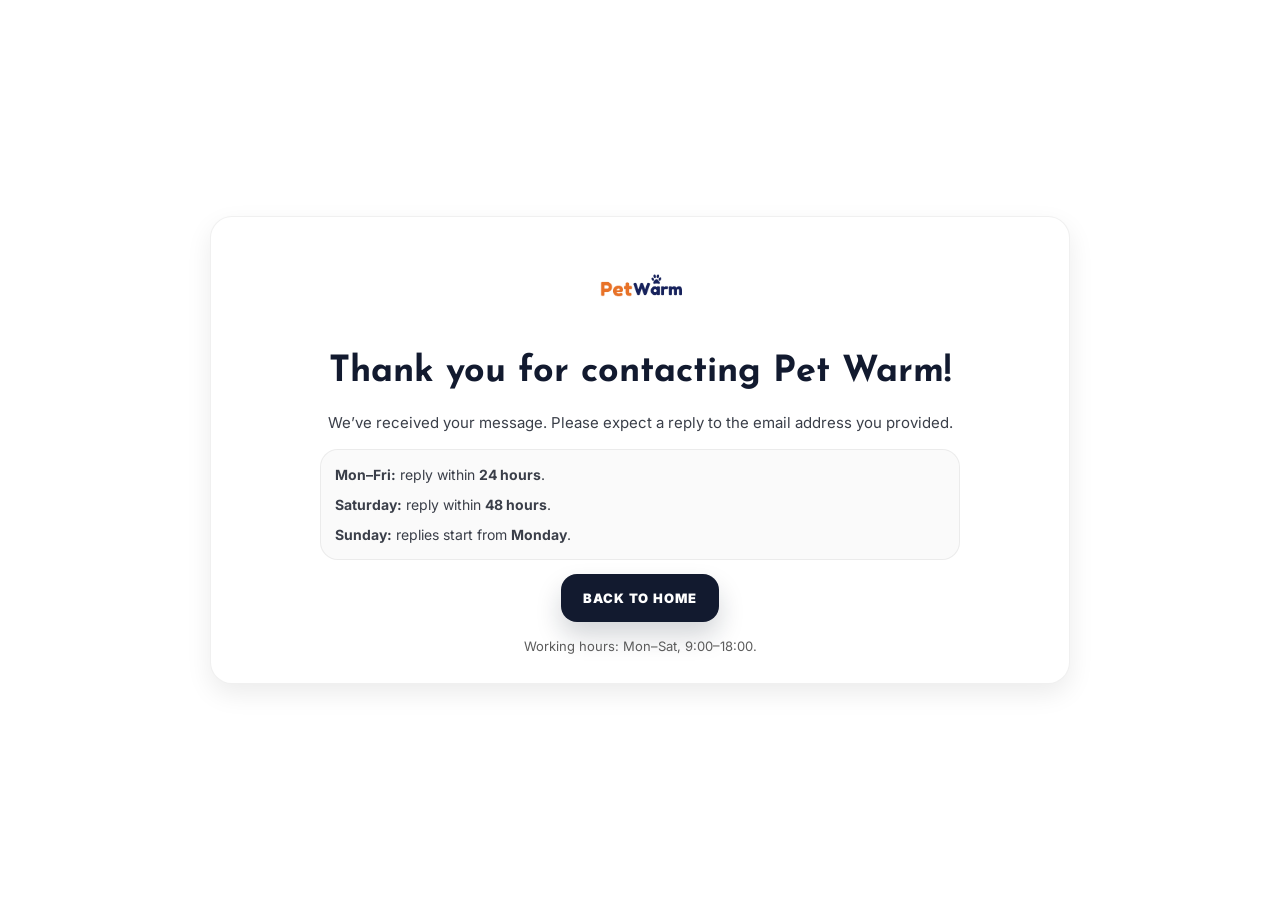
<file: thankyou.html>
<!doctype html>
<html lang="en">
<head>
  <!-- Fonts -->
  <link rel="preconnect" href="https://fonts.googleapis.com">
  <link rel="preconnect" href="https://fonts.gstatic.com" crossorigin>
  <link href="https://fonts.googleapis.com/css2?family=Inter:opsz,wght@14..32,100..900&family=Josefin+Sans:wght@100..700&display=swap" rel="stylesheet">

  <link rel="icon" href="img/logo/favicon.png">

  <!-- Base + page css -->
  <link rel="stylesheet" href="css/style.css">
  <link rel="stylesheet" href="css/thankyou.css">

  <meta charset="utf-8">
  <meta name="viewport" content="width=device-width, initial-scale=1">
  <title>Thank you — Pet Warm</title>
</head>

<body class="thankyou-page">
  <main class="thankyou-wrap">
    <section class="thankyou-card" aria-label="Thank you message">

      <img class="thankyou-logo"
           src="img/logo/pet.webp"
           alt="Pet Warm logo"
           width="180"
           height="180"
           loading="eager"
           decoding="async">

      <h1 class="thankyou-title">Thank you for contacting Pet Warm!</h1>

      <p class="thankyou-text">
        We’ve received your message. Please expect a reply to the email address you provided.
      </p>

      <div class="thankyou-info" aria-label="Reply time information">
        <p class="thankyou-line"><strong>Mon–Fri:</strong> reply within <strong>24 hours</strong>.</p>
        <p class="thankyou-line"><strong>Saturday:</strong> reply within <strong>48 hours</strong>.</p>
        <p class="thankyou-line"><strong>Sunday:</strong> replies start from <strong>Monday</strong>.</p>
      </div>

      <div class="thankyou-actions">
        <a class="btn btn-primary" href="index.html">Back to Home</a>
      </div>

      <p class="thankyou-note">Working hours: Mon–Sat, 9:00–18:00.</p>

    </section>
  </main>
</body>
</html>
</file>
<file: css/style.css>
/* Base */

*{ box-sizing:border-box; }

body{
  margin:0;
  background:#fff;
  color:#1a1a1a;
  font-family:"Inter", Arial, sans-serif;
  line-height:1.55;
}

a{ color:inherit; }

.container{
  max-width:1180px;
  margin:0 auto;
  padding:0 18px;
}


/* Header */

.site-header{
  background:#fff;
  border-bottom:1px solid #eee;
}

.topbar-inner{
  display:flex;
  align-items:center;
  justify-content:space-between;
  gap:18px;
  padding:18px 0;
}

.topbar-left{ flex:0 0 auto; }

.topbar-center{
  flex:1;
  display:flex;
  justify-content:center;
}

.topbar-right{
  flex:0 0 auto;
  display:flex;
  align-items:center;
  gap:28px;
}

.brand{
  display:flex;
  align-items:center;
  gap:12px;
  text-decoration:none;
}

.brand-logo{
  width:180px;
  height:auto;
  display:block;
  object-fit:contain;
}

.brand-text{ display:inline-block; }

.brand-name{
  display:block;
  font-family:"Josefin Sans", Arial, sans-serif;
  font-weight:700;
  font-size:30px;
  line-height:1;
  color:#121a2f;
}

.brand-sub{
  display:block;
  margin-top:6px;
  font-weight:700;
  font-size:13px;
  color:#b36b2c;
}

.meta{ text-align:center; }

.meta-title{
  font-weight:900;
  color:#121a2f;
  margin-bottom:4px;
}

.meta-address{
  font-size:14px;
  font-weight:500;
  line-height:1.4;
  color:#2a2f3a;
  max-width:340px;
  margin:0 auto;
}

.top-phone{
  display:flex;
  align-items:center;
  gap:10px;
  text-decoration:none;
  white-space:nowrap;
  font-weight:800;
  font-size:13px;
  color:#121a2f;
}

.phone-icon{
  width:26px;
  height:26px;
  display:block;
}

.cta{
  text-decoration:none;
  background:#7f4a1f;
  color:#fff;

  padding:14px 20px;
  border-radius:16px;

  font-weight:900;
  font-size:13px;
  letter-spacing:0.06em;
  text-transform:uppercase;

  box-shadow:0 10px 22px rgba(179,107,44,0.25);
}

.cta:hover,
.cta:focus{
  background:#6b3e19;
}


/* Nav */

.navwrap{
  border-top:1px solid #f2f2f2;
  background:#fff;
}

.nav-inner{
  padding:10px 0 14px 0;
}

.nav-list{
  list-style:none;
  margin:0;
  padding:0;

  display:flex;
  gap:16px;
  flex-wrap:wrap;
  align-items:center;
}

.nav-link{
  display:inline-block;
  text-decoration:none;
  padding:8px 10px;
  border-radius:12px;

  font-family:"Josefin Sans", Arial, sans-serif;
  font-weight:700;
  letter-spacing:0.02em;
  font-size:14px;
  text-transform:uppercase;

  color:#121a2f;
}

.nav-link:hover,
.nav-link:focus{
  background:rgba(179,107,44,0.12);
  color:#9a5c26;
}

.nav-link.active{
  background:rgba(179,107,44,0.26);
  color:#6b3e19;
}

.has-sub{ position:relative; }

.submenu{
  list-style:none;
  margin:0;
  padding:10px;

  position:absolute;
  top:100%;
  left:0;
  min-width:200px;

  background:#fff;
  border:1px solid #e9e9e9;
  border-radius:16px;
  box-shadow:0 14px 30px rgba(0,0,0,0.14);

  display:none;
  z-index:3000;
}

.submenu a,
.submenu .nav-link{
  display:block;
  text-decoration:none;
  padding:10px 12px;
  border-radius:12px;

  font-family:"Inter", Arial, sans-serif;
  font-weight:800;
  font-size:13px;
  letter-spacing:0.02em;
  text-transform:none;

  color:#1a1a1a;
}

.submenu a:hover,
.submenu a:focus,
.submenu .nav-link:hover,
.submenu .nav-link:focus{
  background:rgba(179,107,44,0.10);
  color:#9a5c26;
}

.has-sub:hover > .submenu,
.has-sub:focus-within > .submenu{
  display:block;
}


/* Layout */

.page{
  padding:28px 0 44px 0;
}


/* Home hero */

.hero{ margin-top:8px; }

.hero-card{
  border-radius:26px;
  background:#efe3dc;
  border:1px solid rgba(0,0,0,0.06);
  box-shadow:0 22px 55px rgba(0,0,0,0.16);

  padding:52px 56px;
  min-height:520px;

  position:relative;
  overflow:hidden;
}

.hero-bg{
  background-image:
    linear-gradient(
      90deg,
      rgba(255,255,255,0.88) 0%,
      rgba(255,255,255,0.75) 35%,
      rgba(255,255,255,0.40) 55%,
      rgba(255,255,255,0.05) 75%
    ),
    url("../img/banners/hero-dog.webp");

  background-size:cover;
  background-position:center right;
  background-repeat:no-repeat;
}

.hero-content{
  width:56%;
  max-width:640px;
}

.hero-badge{
  display:inline-block;
  padding:10px 14px;
  border-radius:999px;

  background:#7f4a1f;
  border:1px solid rgba(255,255,255,0.85);

  font-size:12px;
  font-weight:900;
  color:#ffffff;
}

.hero-title{
  margin:22px 0 14px 0;
  font-family:"Josefin Sans", Arial, sans-serif;
  font-weight:700;
  font-size:62px;
  line-height:1.02;
  letter-spacing:-0.03em;
  color:#121a2f;
}

.hero-desc{
  margin:0;
  max-width:520px;
  font-size:16px;
  line-height:1.6;
  color:#2a2a2a;
  opacity:0.92;
}

.hero-actions{
  margin-top:22px;
  display:flex;
  gap:14px;
}


/* Buttons */

.btn{
  display:inline-block;
  text-decoration:none;
  padding:14px 22px;
  border-radius:16px;

  font-size:13px;
  font-weight:900;
  letter-spacing:0.07em;
  text-transform:uppercase;
}

.btn-primary{
  background:#121a2f;
  color:#fff;
  box-shadow:0 14px 26px rgba(18,26,47,0.18);
}

.btn-primary:hover,
.btn-primary:focus{
  background:#0d1324;
}

.btn-outline{
  background:rgba(255,255,255,0.65);
  border:2px solid #121a2f;
  color:#121a2f;
}

.btn-outline:hover,
.btn-outline:focus{
  background:rgba(255,255,255,0.90);
}


/* Sections */

.section{
  margin-top:28px;
  padding-top:6px;
}

.section-title{
  margin:0 0 14px 0;
  font-family:"Josefin Sans", Arial, sans-serif;
  font-weight:700;
  font-size:28px;
  color:#121a2f;
}

.section-link{
  margin:14px 0 0 0;
}

.section-link a{
  text-decoration:none;
  font-weight:800;
  color:#121a2f;
}

.section-link a:hover,
.section-link a:focus{
  text-decoration:underline;
}


/* Cards */

.cards-row{
  display:flex;
  gap:18px;
  flex-wrap:wrap;
}

.service-card{
  flex:1 1 360px;
  max-width:360px;
  width:auto;
  border:1px solid #e9e9e9;
  border-radius:18px;
  background:#fff;
  box-shadow:0 10px 26px rgba(0,0,0,0.08);
  padding:14px;
}

.service-img{
  width:100%;
  height:190px;
  object-fit:cover;
  display:block;
  border-radius:14px;
  margin-bottom:12px;
}

.service-title{
  margin:0 0 6px 0;
  font-family:"Josefin Sans", Arial, sans-serif;
  font-weight:700;
  font-size:20px;
  color:#121a2f;
}

.service-text{
  margin:0;
  color:#555;
}


/* Features */

.features-row{
  margin-top:14px;
  display:flex;
  gap:20px;
  flex-wrap:wrap;
}

.feature{
  width:360px;
  min-height:190px;
  padding:20px 18px;
  border-radius:16px;
}

.feature-icon{
  width:44px;
  height:44px;
  display:block;
  margin-bottom:12px;
}

.feature-title{
  margin:0 0 6px 0;
  font-family:"Josefin Sans", Arial, sans-serif;
  font-weight:700;
  font-size:20px;
  color:#121a2f;
}

.feature-text{
  margin:0;
  color:#2a2f3a;
  opacity:0.90;
}

.feature-green{  background:#cfeedd; }
.feature-blue{   background:#b9d3ff; }
.feature-orange{ background:#ffc6a3; }


/* Stats */

.stats{
  background:#fafafa;
  border:1px solid #efefef;
  border-radius:18px;
  padding:16px;
}

.stats-row{
  display:flex;
  gap:16px;
  flex-wrap:wrap;
  justify-content:center;
  text-align:center;
}

.stat{
  width:330px;
  border:1px solid #efefef;
  background:#fff;
  border-radius:16px;
  padding:14px 12px;
}

.stat-icon{
  width:36px;
  height:36px;
  display:block;
  margin:6px auto 8px auto;
}

.stat-number{
  font-weight:900;
  font-size:28px;
  color:#121a2f;
}

.stat-label{
  margin-top:4px;
  font-size:14px;
  color:#666;
}


/* Footer */

.footer{
  margin-top:40px;
  background:#0f0f0f;
  color:#f2f2f2;
}

.footer-inner{
  padding:26px 0;
  display:flex;
  gap:20px;
  flex-wrap:wrap;
}

.footer-col{
  width:380px;
}

.footer-brand{
  font-family:"Josefin Sans", Arial, sans-serif;
  font-weight:700;
  font-size:22px;
  margin-bottom:10px;
}

.footer-text{
  margin:0;
  color:#cfcfcf;
  max-width:340px;
}

.footer-title{
  font-weight:900;
  margin-bottom:10px;
}

.footer-links{
  list-style:none;
  margin:0;
  padding:0;
}

.footer-links li{ margin-bottom:8px; }

.footer-links a{
  text-decoration:none;
  color:#e9e9e9;
}

.footer-links a:hover,
.footer-links a:focus{
  text-decoration:underline;
}

.footer-line{
  margin:0 0 8px 0;
  color:#d8d8d8;
}

.footer-line a{
  color:#fff;
  text-decoration:none;
}

.footer-line a:hover,
.footer-line a:focus{
  text-decoration:underline;
}

.social{ margin-top:14px; }

.social-link{
  display:inline-block;
  margin-right:10px;
  text-decoration:none;
}

.social-link img{
  width:30px;
  height:30px;
  display:block;
}

.footer-bottom{
  border-top:1px solid rgba(255,255,255,0.10);
  padding:12px 0;
}

.footer-bottom-inner p{
  margin:0;
  font-size:13px;
  color:#bfbfbf;
}

.footer-policy{
  margin-left:10px;
  color:#ffffff;
  text-decoration:none;
  font-weight:800;
}

.footer-policy:hover,
.footer-policy:focus{
  text-decoration:underline;
}


/* Forms */

.form{ margin-top:14px; }

.form-grid{
  display:flex;
  gap:16px;
}

.form-col{ width:50%; }

.field{ margin-bottom:12px; }

.label{
  display:block;
  font-weight:900;
  font-size:13px;
  letter-spacing:0.02em;
  color:#121a2f;
  margin-bottom:6px;
}

.input,
.textarea,
.select{
  width:100%;
  padding:12px 12px;
  border-radius:14px;
  border:1px solid rgba(0,0,0,0.12);
  background:#fff;
  font:inherit;
  font-size:14px;
}

.textarea{
  min-height:140px;
  resize:vertical;
}

.input:focus,
.textarea:focus,
.select:focus{
  outline:none;
  border-color:rgba(179,107,44,0.55);
  box-shadow:0 0 0 4px rgba(179,107,44,0.12);
}

.help{
  margin-top:6px;
  font-size:12px;
  color:#4b4b4b;
  opacity:0.9;
}


/* CTA (Call To Action) */

.blog-cta-inner,
.events-cta-inner,
.services-cta-inner{
  border-radius:22px;
  background:#efe3dc;
  border:1px solid rgba(0,0,0,0.06);
  box-shadow:0 16px 36px rgba(0,0,0,0.10);

  padding:22px 22px;
  display:flex;
  align-items:center;
  justify-content:space-between;
  gap:18px;
}

.blog-cta-title,
.events-cta-title,
.services-cta-title{
  margin:0 0 6px 0;
  font-family:"Josefin Sans", Arial, sans-serif;
  font-weight:700;
  font-size:26px;
  color:#121a2f;
}

.blog-cta-desc,
.events-cta-desc,
.services-cta-desc{
  margin:0;
  color:#2a2a2a;
  opacity:0.90;
  max-width:620px;
  font-size:14px;
  line-height:1.6;
}

.blog-cta-actions,
.events-cta-actions,
.services-cta-actions{
  display:flex;
  gap:12px;
}


/* Inner hero */

.services-page-hero,
.masters-page-hero,
.events-page-hero,
.contact-page-hero{
  margin-top:8px;
}

.services-hero-card,
.masters-hero-card,
.events-hero-card,
.contact-hero-card{
  border-radius:26px;
  border:1px solid rgba(0,0,0,0.06);
  box-shadow:0 22px 55px rgba(0,0,0,0.08);

  padding:52px 56px;
  min-height:520px;

  position:relative;
  overflow:hidden;

  background-size:cover;
  background-position:center right;
  background-repeat:no-repeat;
}

.services-hero-card::before,
.masters-hero-card::before,
.events-hero-card::before,
.contact-hero-card::before{
  content:none;
}

.services-hero-content,
.masters-hero-content,
.events-hero-content,
.contact-hero-content{
  width:56%;
  max-width:640px;

  background:rgba(255,255,255,0.72);
  border:1px solid rgba(255,255,255,0.85);
  border-radius:22px;
  padding:18px 18px;
}

.services-hero-badge,
.masters-hero-badge,
.events-hero-badge,
.contact-hero-badge{
  display:inline-block;
  padding:10px 14px;
  border-radius:999px;

  background:#7f4a1f;
  border:1px solid rgba(0,0,0,0.06);

  font-size:12px;
  font-weight:900;
  color:#ffffff;
}

.services-hero-title,
.masters-hero-title,
.events-hero-title,
.contact-hero-title{
  margin:18px 0 12px 0;
  font-family:"Josefin Sans", Arial, sans-serif;
  font-weight:700;
  font-size:62px;
  line-height:1.02;
  letter-spacing:-0.03em;
  color:#121a2f;
}

.services-hero-desc,
.masters-hero-desc,
.events-hero-desc,
.contact-hero-desc{
  margin:0;
  max-width:520px;
  font-size:16px;
  line-height:1.6;
  color:#2a2a2a;
  opacity:0.92;
}

.services-hero-actions,
.masters-hero-actions,
.events-hero-actions,
.contact-hero-actions{
  margin-top:18px;
  display:flex;
  gap:14px;
}

.services-hero-actions .btn-outline,
.masters-hero-actions .btn-outline,
.events-hero-actions .btn-outline,
.contact-hero-actions .btn-outline{
  background:rgba(255,255,255,0.85);
}
</file>
<file: css/blog.css>
.blog-head{ 
  margin:8px 0 18px 0; 
}

.blog-title{
  margin:0 0 8px 0;
  font-family:"Josefin Sans", Arial, sans-serif;
  font-weight:700;
  font-size:38px;
  color:#121a2f;
}

.blog-subtitle{
  margin:0;
  max-width:780px;
  color:#2a2f3a;
  opacity:0.90;
  font-size:15px;
  line-height:1.6;
}


/* GRID */

.blog-grid{
  display:flex;
  flex-wrap:wrap;
  gap:18px;
  margin-top:14px;
}


/* CARD (flexible) */

.post-card{
  flex:1 1 320px;
  max-width:100%;

  border:1px solid rgba(0,0,0,0.06);
  border-radius:18px;
  background:#fff;
  box-shadow:0 10px 26px rgba(0,0,0,0.08);
  overflow:hidden;

  display:flex;
  flex-direction:column;
  min-height:460px;
}

.post-link{
  display:block;
  text-decoration:none;
}

.post-img{
  width:100%;
  height:200px;
  object-fit:cover;
  display:block;
}

.post-body{
  padding:14px 14px 16px 14px;
  display:flex;
  flex-direction:column;
  flex:1;
}

.post-meta{
  display:flex;
  align-items:center;
  gap:10px;
  margin-bottom:10px;
}


/* TAG */

.post-tag{
  display:inline-block;
  padding:6px 10px;
  border-radius:999px;

  background:rgba(179,107,44,0.12);
  color:#9a5c26;
  border:1px solid rgba(179,107,44,0.16);

  font-size:12px;
  font-weight:900;
  letter-spacing:0.02em;
}

.post-date{
  font-size:12px;
  font-weight:800;
  color:#6a6a6a;
}

.post-title{
  margin:0 0 8px 0;
  font-family:"Josefin Sans", Arial, sans-serif;
  font-weight:700;
  font-size:22px;
  line-height:1.15;
  color:#121a2f;
}

.post-title-link{
  color:inherit;
  text-decoration:none;
}

.post-title-link:hover,
.post-title-link:focus{
  text-decoration:underline;
}

.post-excerpt{
  margin:0;
  color:#2a2f3a;
  opacity:0.92;
  font-size:14px;
  line-height:1.55;

  display:-webkit-box;
  -webkit-box-orient:vertical;
  -webkit-line-clamp:3;
  overflow:hidden;
}

.post-read{
  margin-top:auto;
  padding-top:12px;
  display:inline-block;
  text-decoration:none;
  font-weight:900;
  color:#121a2f;
}

.post-read:hover,
.post-read:focus{
  text-decoration:underline;
}


/* CTA */

.blog-cta{ margin-top:10px; }
</file>
<file: css/contact.css>
/* HERO */

.contact-hero-bg{
  background-image:url("../img/banners/contact.webp");
}

.contact-hero-card{
  min-height:420px;
}


/* LAYOUT */

.contact-layout{
  display:flex;
  gap:18px;
  margin-top:18px;
  flex-wrap:wrap;
}

.contact-left{ flex:1 1 520px; }
.contact-right{ flex:1 1 280px; }

.contact-actions{
  margin-top:10px;
  display:flex;
  gap:12px;
  flex-wrap:wrap;
}


/* CARD */

.contact-card{
  border:1px solid rgba(0,0,0,0.06);
  border-radius:18px;
  background:#fff;
  box-shadow:0 10px 26px rgba(0,0,0,0.08);
  padding:16px 16px;
}

.contact-line{
  margin:0 0 10px 0;
  color:#2a2f3a;
  opacity:0.92;
  font-size:14px;
  line-height:1.55;
}

.contact-line a{
  text-decoration:none;
  font-weight:900;
  color:#121a2f;
}

.contact-line a:hover,
.contact-line a:focus{
  text-decoration:underline;
}

.contact-mini{
  display:flex;
  align-items:center;
  gap:10px;
  margin-top:10px;

  font-size:13px;
  font-weight:800;
  color:#1d264b;
}

.contact-icon{
  width:28px;
  height:28px;
  display:block;
}

.contact-social{
  margin-top:14px;
}
</file>
<file: css/events.css>
/* HERO */

.events-hero-bg{
  background-image:url("../img/banners/events.webp");
}


/* GRID */

.events-grid{
  display:flex;
  gap:18px;
  flex-wrap:wrap;
  margin-top:14px;
}


/* CARD (flexible) */

.event-card{
  flex:1 1 320px;
  max-width:100%;

  border:1px solid rgba(0,0,0,0.06);
  border-radius:18px;
  background:#fff;
  box-shadow:0 10px 26px rgba(0,0,0,0.08);
  padding:16px 16px;
}

.event-top{
  display:flex;
  align-items:center;
  justify-content:space-between;
  gap:12px;
  margin-bottom:10px;
}


/* CHIP */

.event-chip{
  display:inline-block;
  padding:6px 10px;
  border-radius:999px;

  background:rgba(179,107,44,0.12);
  color:#9a5c26;
  border:1px solid rgba(179,107,44,0.16);

  font-size:12px;
  font-weight:900;
  letter-spacing:0.02em;
}

.event-date{
  font-size:12px;
  font-weight:800;
  color:#6a6a6a;
}

.event-title{
  margin:0 0 8px 0;
  font-family:"Josefin Sans", Arial, sans-serif;
  font-weight:700;
  font-size:22px;
  line-height:1.15;
  color:#121a2f;
}

.event-text{
  margin:0 0 12px 0;
  color:#2a2f3a;
  opacity:0.92;
  font-size:14px;
  line-height:1.55;
}

.event-meta{
  display:flex;
  gap:10px;
  margin-bottom:12px;
}

.event-meta-item{
  font-size:12px;
  font-weight:800;
  color:#4b4b4b;
  opacity:0.9;
}

.event-link{
  display:inline-block;
  text-decoration:none;
  font-weight:900;
  color:#121a2f;
}

.event-link:hover,
.event-link:focus{
  text-decoration:underline;
}


/* CTA */

.events-cta{ margin-top:24px; }
</file>
<file: css/masters.css>
/* HERO */

.masters-hero-bg{
  background-image:url("../img/banners/master.webp");
}


/* GRID */

.masters-grid{
  display:flex;
  gap:18px;
  flex-wrap:wrap;
  margin-top:14px;
}


/* CARD (flexible, works on narrow screens) */

.master-card{
  flex:1 1 360px;
  max-width:360px;

  border:1px solid rgba(0,0,0,0.06);
  border-radius:18px;
  background:#fff;
  box-shadow:0 10px 26px rgba(0,0,0,0.08);
  overflow:hidden;
}

.master-photo{
  width:100%;
  height:220px;
  object-fit:cover;
  display:block;
}

.master-body{
  padding:14px 14px 16px 14px;
}

.master-name{
  margin:0 0 6px 0;
  font-family:"Josefin Sans", Arial, sans-serif;
  font-weight:700;
  font-size:22px;
  color:#121a2f;
}

.master-role{
  margin:0 0 10px 0;
  font-weight:900;
  font-size:13px;
  letter-spacing:0.02em;
  color:#b36b2c;
}

.master-text{
  margin:0 0 12px 0;
  color:#2a2f3a;
  opacity:0.92;
  font-size:14px;
  line-height:1.55;
}

.master-link{
  display:inline-block;
  text-decoration:none;
  font-weight:900;
  color:#121a2f;
}

.master-link:hover,
.master-link:focus{
  text-decoration:underline;
}
</file>
<file: css/services.css>
/* Services */

.services-hero-dogs{ background-image:url("../img/banners/dog.webp"); }
.services-hero-cats{ background-image:url("../img/banners/cat.webp"); }
.services-hero-mix{ background-image:url("../img/banners/dog-and-cat.webp"); }
.services-hero-alt{ background-image:url("../img/banners/hero-dog-2.webp"); }

.services-section{ margin-top:26px; }

.services-section-title{
  margin:0 0 14px 0;
  font-family:"Josefin Sans", Arial, sans-serif;
  font-weight:700;
  font-size:28px;
  color:#121a2f;
}

.svc-card{
  border-radius:20px;
  padding:22px 22px 18px 22px;
  border:1px solid rgba(0,0,0,0.06);
  box-shadow:0 10px 26px rgba(0,0,0,0.08);
  background:#fff;
  margin-bottom:18px;
}

.svc-dogs{ background:#f3faf6; }
.svc-cats{ background:#fbf6fb; }
.svc-extra{ background:#fff7f1; }

.svc-card-head{ margin-bottom:14px; }

.svc-card-title{
  margin:0 0 6px 0;
  font-family:"Josefin Sans", Arial, sans-serif;
  font-weight:700;
  font-size:24px;
  color:#121a2f;
}

.svc-card-sub{
  margin:0;
  max-width:860px;
  color:#2a2f3a;
  opacity:0.92;
  font-size:14px;
  line-height:1.55;
}

.svc-grid{
  display:flex;
  gap:18px;
  flex-wrap:wrap;
}

.svc-col{
  flex:1 1 360px;
  max-width:100%;
}

.svc-list{
  list-style:none;
  margin:0;
  padding:0;
}

.svc-item{
  padding:12px 12px;
  border-radius:14px;
  background:rgba(255,255,255,0.86);
  border:1px solid rgba(0,0,0,0.05);
  margin-bottom:10px;
}

.svc-name{
  display:block;
  font-weight:900;
  color:#1d264b;
  margin-bottom:2px;
}

.svc-note{
  display:block;
  font-size:13px;
  color:#4b4b4b;
  opacity:0.90;
}

.svc-card-foot{
  margin-top:10px;
  display:flex;
  align-items:center;
  justify-content:space-between;
  gap:14px;
}

.svc-price{
  font-size:14px;
  color:#121a2f;
}

.svc-price strong{ color:#b36b2c; }

.svc-link{
  text-decoration:none;
  font-weight:900;
  color:#121a2f;
}

.svc-link:hover,
.svc-link:focus{
  text-decoration:underline;
}

.services-cta{ margin-top:24px; }
</file>
<file: css/offers.css>
.services-hero-offers{
  background-image:url("../img/banners/offers.webp");
}
</file>
<file: css/thankyou.css>
/* Thank you */

.thankyou-page{
  margin:0;
  min-height:100vh;
}

.thankyou-wrap{
  min-height:100vh;
  display:flex;
  align-items:center;
  justify-content:center;
  padding:28px 18px;
}

.thankyou-card{
  width:100%;
  max-width:860px;

  border:1px solid rgba(0,0,0,0.06);
  border-radius:22px;
  background:#fff;
  box-shadow:0 10px 26px rgba(0,0,0,0.08);

  padding:26px 26px;
  text-align:center;
}

.thankyou-logo{
  width:90px;
  height:90px;
  display:block;
  margin:0 auto 12px auto;
  object-fit:contain;
}

.thankyou-title{
  margin:0 0 10px 0;
  font-family:"Josefin Sans", Arial, sans-serif;
  font-weight:700;
  font-size:36px;
  color:#121a2f;
}

.thankyou-text{
  margin:0 0 14px 0;
  color:#2a2f3a;
  opacity:0.92;
  font-size:15px;
  line-height:1.6;
}

.thankyou-info{
  border:1px solid rgba(0,0,0,0.06);
  border-radius:18px;
  background:#fafafa;

  padding:14px 14px;
  margin:0 auto 14px auto;
  text-align:left;
  max-width:640px;
}

.thankyou-line{
  margin:0 0 8px 0;
  color:#2a2f3a;
  opacity:0.92;
  font-size:14px;
  line-height:1.55;
}

.thankyou-line:last-child{ margin-bottom:0; }

.thankyou-actions{
  margin-top:6px;
  display:flex;
  justify-content:center;
}

.thankyou-note{
  margin:14px 0 0 0;
  font-size:13px;
  color:#4b4b4b;
  opacity:0.90;
}
</file>
